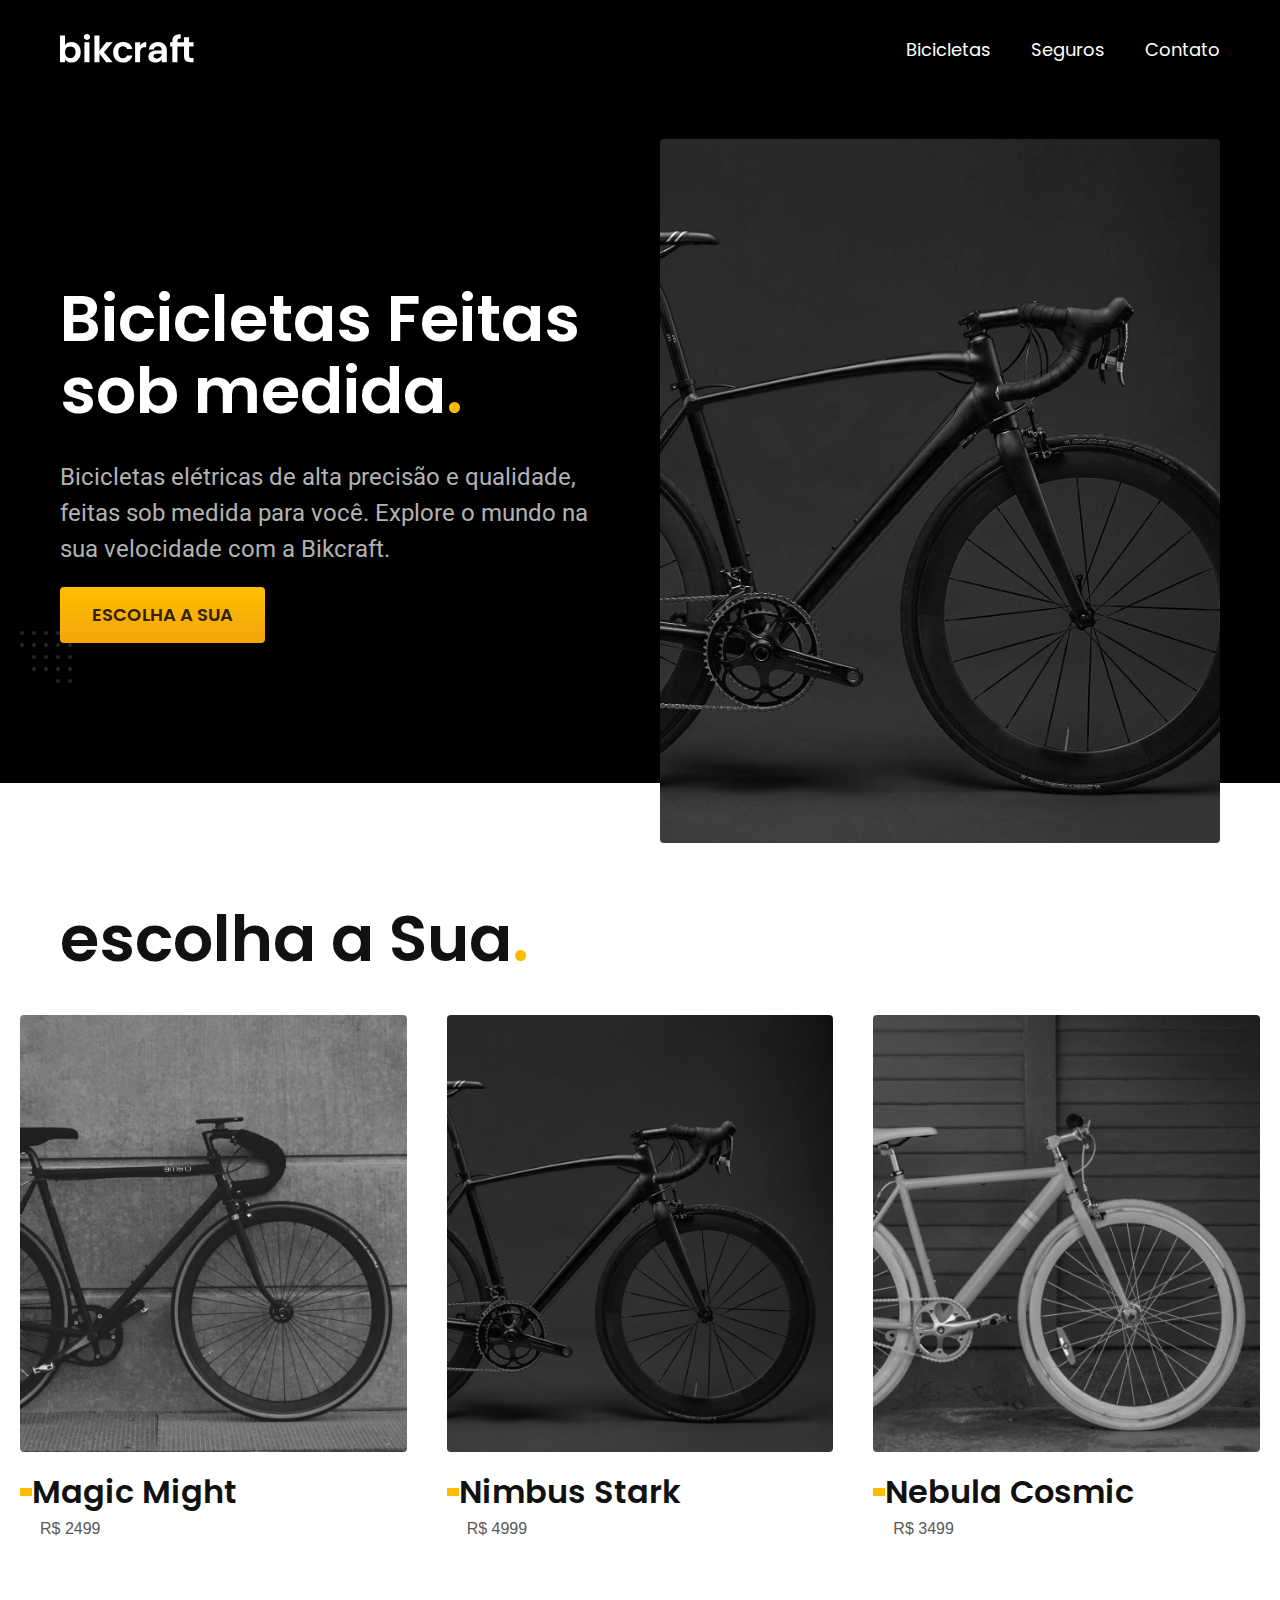
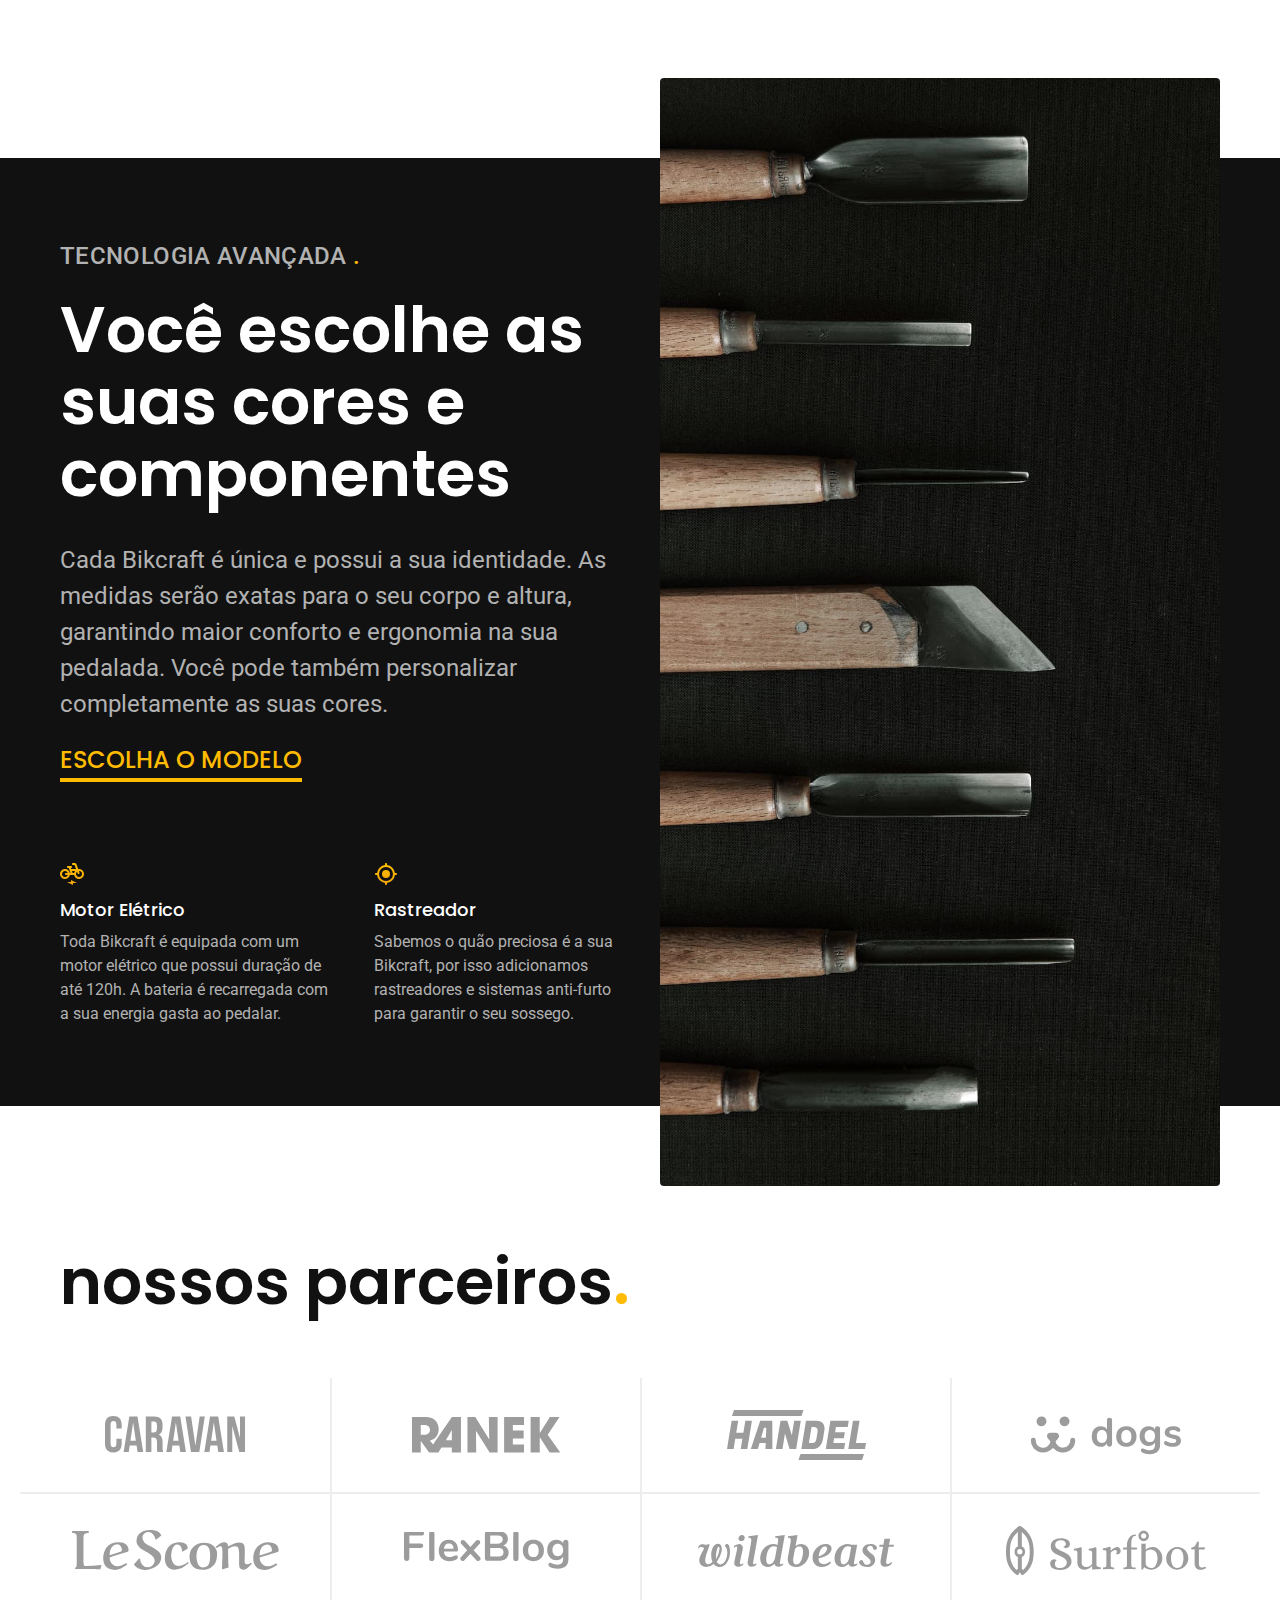
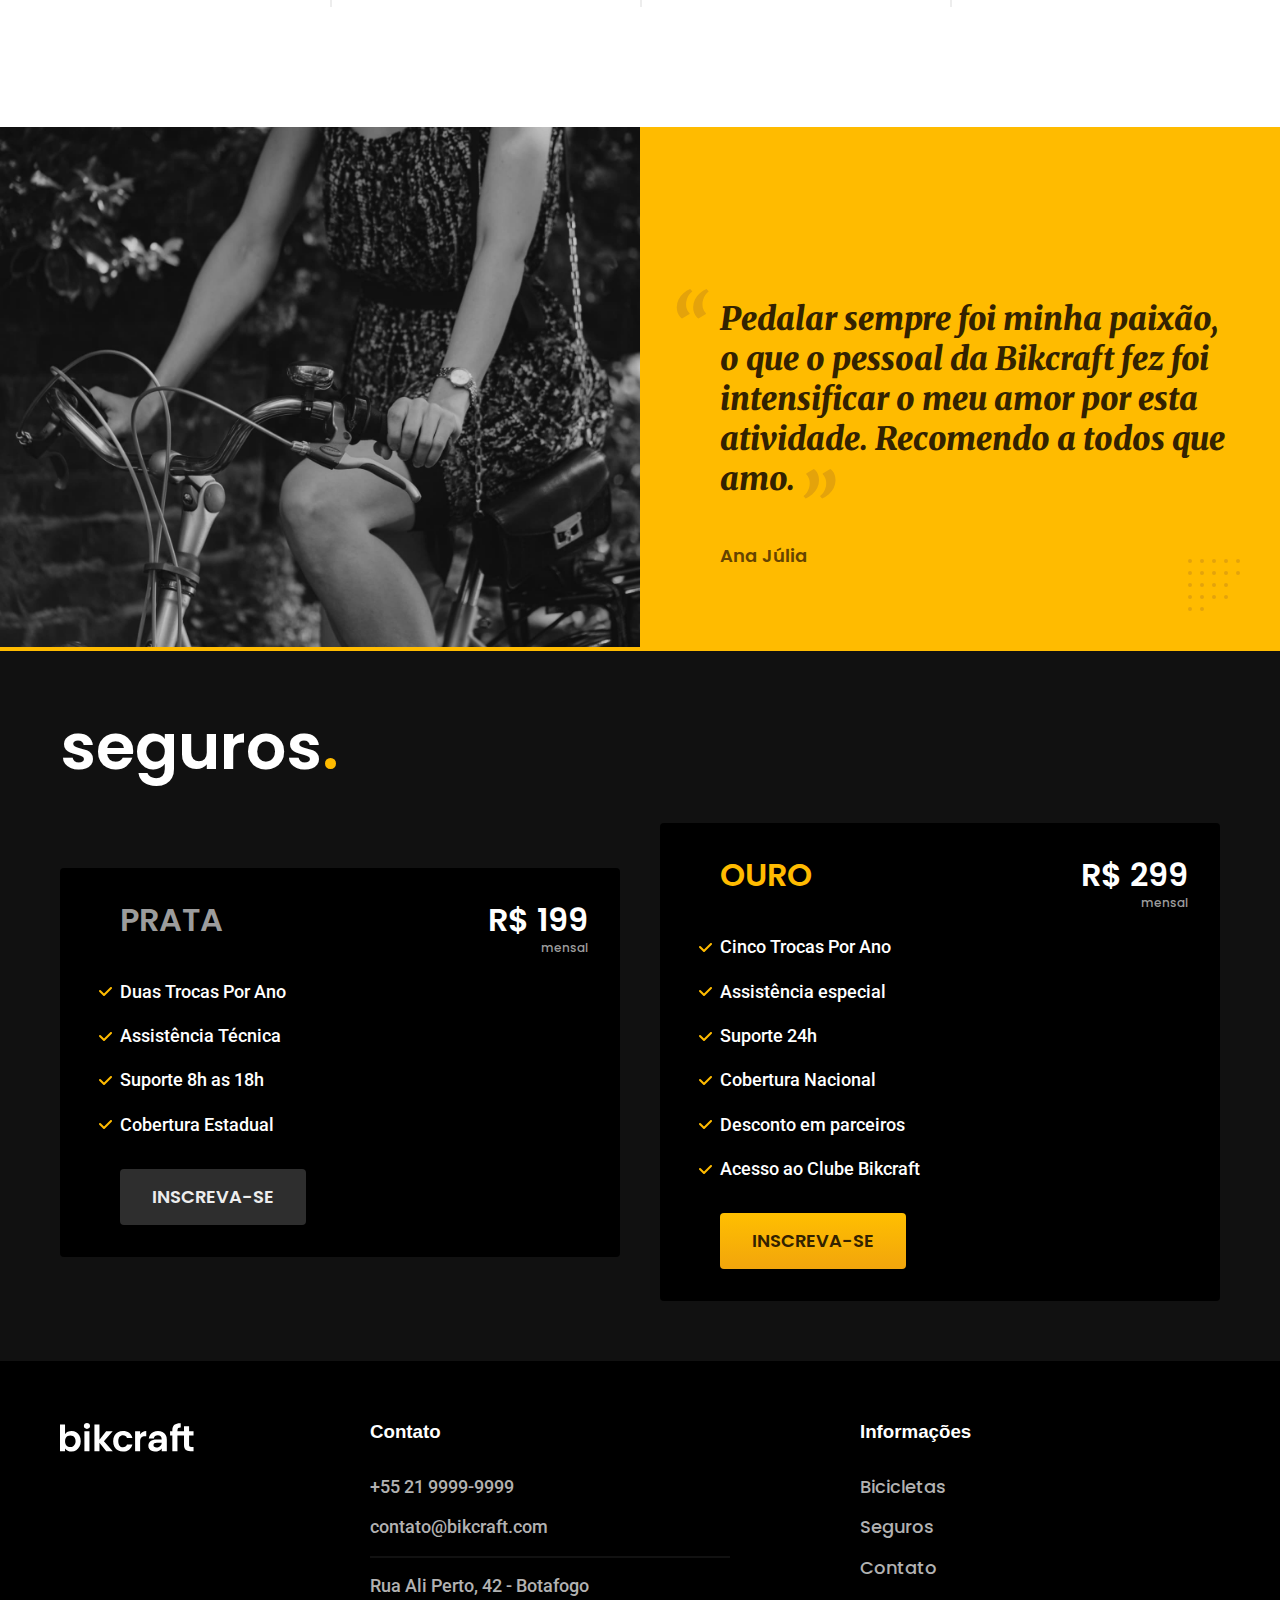
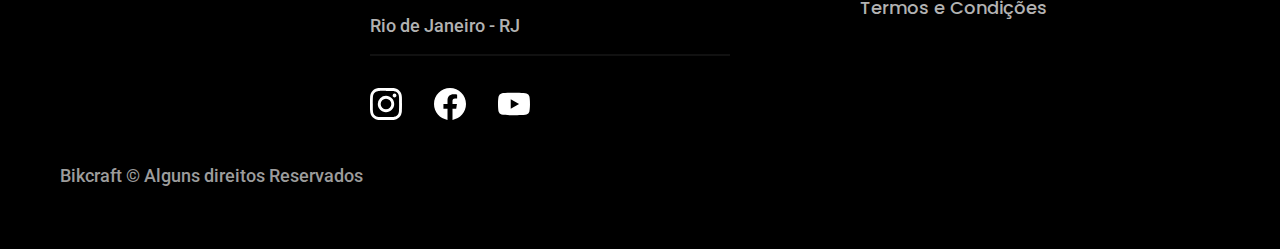
<file: index.html>
<!DOCTYPE html>
<html lang="pt-br">

<head>
    <meta charset="UTF-8">
    <meta name="viewport" content="width=device-width, initial-scale=1.0">
    <title>Bikcraft - Bicicletas Elétricas</title>
    <meta name="description" content="Bicicletas elétricas de alta precisão e qualidade, feitas sob medida para você. Explore o mundo na sua velocidade com a Bikcraft.">
    <link rel="icon" href="./img/icones/eletrica.svg" type="image/svg+xml">
    <link rel="stylesheet" href="./css/style.min.css">
    <link rel="preload" href="./css/style.min.css" as="style">
    <link rel="preconnect" href="https://fonts.googleapis.com">
    <link rel="preconnect" href="https://fonts.gstatic.com" crossorigin>
    <link href="https://fonts.googleapis.com/css2?family=Poppins:wght@400;600&family=Roboto:wght@400;500&family=Merriweather:ital,wght@1,900&display=swap" rel="stylesheet">
    <script>document.documentElement.classList.add("js");</script>
</head>

<body>
    <header class="header-bg">
        <div class="header container">
            <a href="./"><img src="./img/bikcraft.svg" width="136" height="32" alt="Bikcraft"></a>
            <nav aria-label="priamria">
                <ul class="header-menu cor-0">
                    <li><a href="./bicicletas.html">Bicicletas</a></li>
                    <li><a href="./seguros.html">Seguros</a></li>
                    <li><a href="./contato.html">Contato</a></li>
                </ul>
            </nav>
        </div>
    </header>
    <main class="introducao-bg">
        <div class="introducao container">
            <div class="introducao-conteudo">
                <h1 class="cor-0 font-1-xxl fadeInDown" data-anime="200">Bicicletas Feitas sob medida<span class="cor-p1">.</span></h1>
                <p class="font-2-l cor-5 fadeInDown" data-anime="400">Bicicletas elétricas de alta precisão e qualidade, feitas sob medida para você. Explore o mundo na sua velocidade com a Bikcraft.</p>
                <a class="botao" class="fadeInDown" data-anime="600" href="./bicicletas.html">Escolha a sua</a>
            </div>
            <picture class="fadeInDown" data-anime="600">
                <source media="(max-width:800px)" srcset="./img/bicicletas/nimbus.jpg">
                <img src="./img/fotos/introducao.jpg" width="1280" height="1600" alt="Bicicleta Elétrica preta">
            </picture>
        </div>
    </main>
    <article class="bicicletas-lista">
        <h2 class="container font-1-xxl">escolha a Sua<span class="cor-p1">.</span></h2>
        <ul>
            <li>
                <a href="./bicicletas/magic.html">
                    <img src="./img/bicicletas/magic-home.jpg" alt="Bicicleta preta">
                    <h3 class="font-1-xl">Magic Might</h3>
                    <span class="font-2m cor-8">R$ 2499</span>
                </a>
            </li>
            <li>
                <a href="./bicicletas/nimbus.html">
                    <img src="./img/bicicletas/nimbus-home.jpg" alt="Bicicleta preta">
                    <h3 class="font-1-xl">Nimbus Stark</h3>
                    <span class="font-2m cor-8">R$ 4999</span>
                </a>
            </li>
            <li>
                <a href="./bicicletas/nebula.html">
                    <img src="./img/bicicletas/nebula-home.jpg" alt="Bicicleta preta">
                    <h3 class="font-1-xl">Nebula Cosmic</h3>
                    <span class="font-2m cor-8">R$ 3499</span>
                </a>
            </li>
        </ul>
    </article>
    <article class="tecnologia-bg">
        <div class="tecnologia container">
            <div class="tecnologia-conteudo">
                <span class="font-2-l-b cor-5">Tecnologia Avançada <span class="cor-p1">.</span></span>
                <h2 class="font-1-xxl cor-0">Você escolhe as suas cores e componentes</h2>
                <p class="font-2-l cor-5">Cada Bikcraft é única e possui a sua identidade. As medidas serão exatas para o seu corpo e altura, garantindo maior conforto e ergonomia na sua pedalada. Você pode também personalizar completamente as suas cores.</p>
                <a class="link" href="./bicicletas.html">Escolha o Modelo</a>
                <div class="tecnologia-vantagens">
                    <div>
                        <img src="./img/icones/eletrica.svg" alt="">
                        <h3 class="font-1-m cor-0">Motor Elétrico</h3>
                        <p class="font-2-s cor-5">Toda Bikcraft é equipada com um motor elétrico que possui duração de até 120h. A bateria é recarregada com a sua energia gasta ao pedalar.</p>
                    </div>
                    <div>
                        <img src="./img/icones/rastreador.svg" alt="">
                        <h3 class="font-1-m cor-0">Rastreador</h3>
                        <p class="font-2-s cor-5">Sabemos o quão preciosa é a sua Bikcraft, por isso adicionamos rastreadores e sistemas anti-furto para garantir o seu sossego.</p>
                    </div>
                </div>
            </div>
            <div class="tecnologia-imagem">
                <img src="./img/fotos/tecnologia.jpg" alt="">
            </div>
        </div>
    </article>
    <section class="parceiros" aria-label="Nossos Parceiros">
        <h2 class="container font-1-xxl">nossos parceiros<span class="cor-p1">.</span></h2>
        <ul>
            <li><img src="./img/parceiros/caravan.svg" alt="caravan"></li>
            <li><img src="./img/parceiros/ranek.svg" alt="ranek"></li>
            <li><img src="./img/parceiros/handel.svg" alt="handel"></li>
            <li><img src="./img/parceiros/dogs.svg" alt="dogs"></li>
            <li><img src="./img/parceiros/lescone.svg" alt="lescone"></li>
            <li><img src="./img/parceiros/flexblog.svg" alt="flexblog"></li>
            <li><img src="./img/parceiros/wildbeast.svg" alt="wildbeast"></li>
            <li><img src="./img/parceiros/surfbot.svg" alt="surfbot"></li>
        </ul>
    </section>
    <section class="depoimento" aria-label="Depoimento">
        <div>
            <img src="./img/fotos/depoimento.jpg" alt="Pessoa pedalando uma bicicleta bikcraft">
        </div>
        <div class="depoimento-conteudo">
            <blockquote class="font-1-xl cor-p5">
                <p>Pedalar sempre foi minha paixão, o que o pessoal da Bikcraft fez foi intensificar o meu amor por esta atividade. Recomendo a todos que amo.</p>
                <span class="font-1-m-b cor-p4">Ana Júlia</span>
            </blockquote>
        </div>
    </section>
    <article class="seguros-bg">
        <div class="seguros container">
            <h2 class=" font-1-xxl cor-0">seguros<span class="cor-p1">.</span></h2>
            <div class="seguros-item">
                <h3 class="font-1-xl cor-6">PRATA</h3>
                <span class="font-1-xl cor-0">R$ 199 <span class="font-1-xs cor-6">mensal</span> </span>
                <ul class="font-2-m cor-0">
                    <li>Duas Trocas Por Ano</li>
                    <li>Assistência Técnica</li>
                    <li>Suporte 8h as 18h</li>
                    <li>Cobertura Estadual</li>
                </ul>
                <a class="botao secundario" href="/orcamento.html">Inscreva-se</a>
            </div>
            <div class="seguros-item">
                <h3 class="font-1-xl cor-p1">OURO</h3>
                <span class="font-1-xl cor-0">R$ 299 <span class="font-1-xs cor-6">mensal</span> </span>
                <ul class="font-2-m cor-0">
                    <li>Cinco Trocas Por Ano</li>
                    <li>Assistência especial</li>
                    <li>Suporte 24h</li>
                    <li>Cobertura Nacional</li>
                    <li>Desconto em parceiros</li>
                    <li>Acesso ao Clube Bikcraft</li>
                </ul>
                <a class="botao " href="/orcamento.html">Inscreva-se</a>
            </div>
        </div>
    </article>
    <footer class="footer-bg">
        <div class="footer container">
            <img src="./img/bikcraft.svg" alt="Bikcraft">
            <div class="footer-contato">
                <h3 class="font-2-1-b cor-0">Contato</h3>
                <ul class="font-2-m cor-5">
                    <li><a href="tel:+552199999999">+55 21 9999-9999</a></li>
                    <li><a href="mailto:contato@bikcraft.com">contato@bikcraft.com</a></li>
                    <li>Rua Ali Perto, 42 - Botafogo</li>
                    <li>Rio de Janeiro - RJ</li>
                </ul>

                <div class="footer-redes">
                    <a href="./">
                        <img src="./img/redes/instagram.svg" alt="Instagram">
                    </a>
                    <a href="./">
                        <img src="./img/redes/facebook.svg" alt="Facebook">
                    </a>
                    <a href="./">
                        <img src="./img/redes/youtube.svg" alt="Youtube">
                    </a>
                </div>
            </div>

            <div class="footer-informacoes">
                <h3 class="font-2-1-b cor-0">Informações</h3>
                <nav>
                    <ul class="font-1-m cor-5">
                        <li><a href="./bicicletas.html">Bicicletas</a></li>
                        <li><a href="./seguros.html">Seguros</a></li>
                        <li><a href="./contato.html">Contato</a></li>
                        <li><a href="./termos.html">Termos e Condições</a></li>
                    </ul>
                </nav>
            </div>
            <p class="footer-copy font-2-m cor-6">Bikcraft © Alguns direitos Reservados</p>

        </div>
    </footer>

    <script src="./js/plugins/simple-anime.js"></script>
    <script src="./js/script.js"></script>
</body>

</html>
</file>
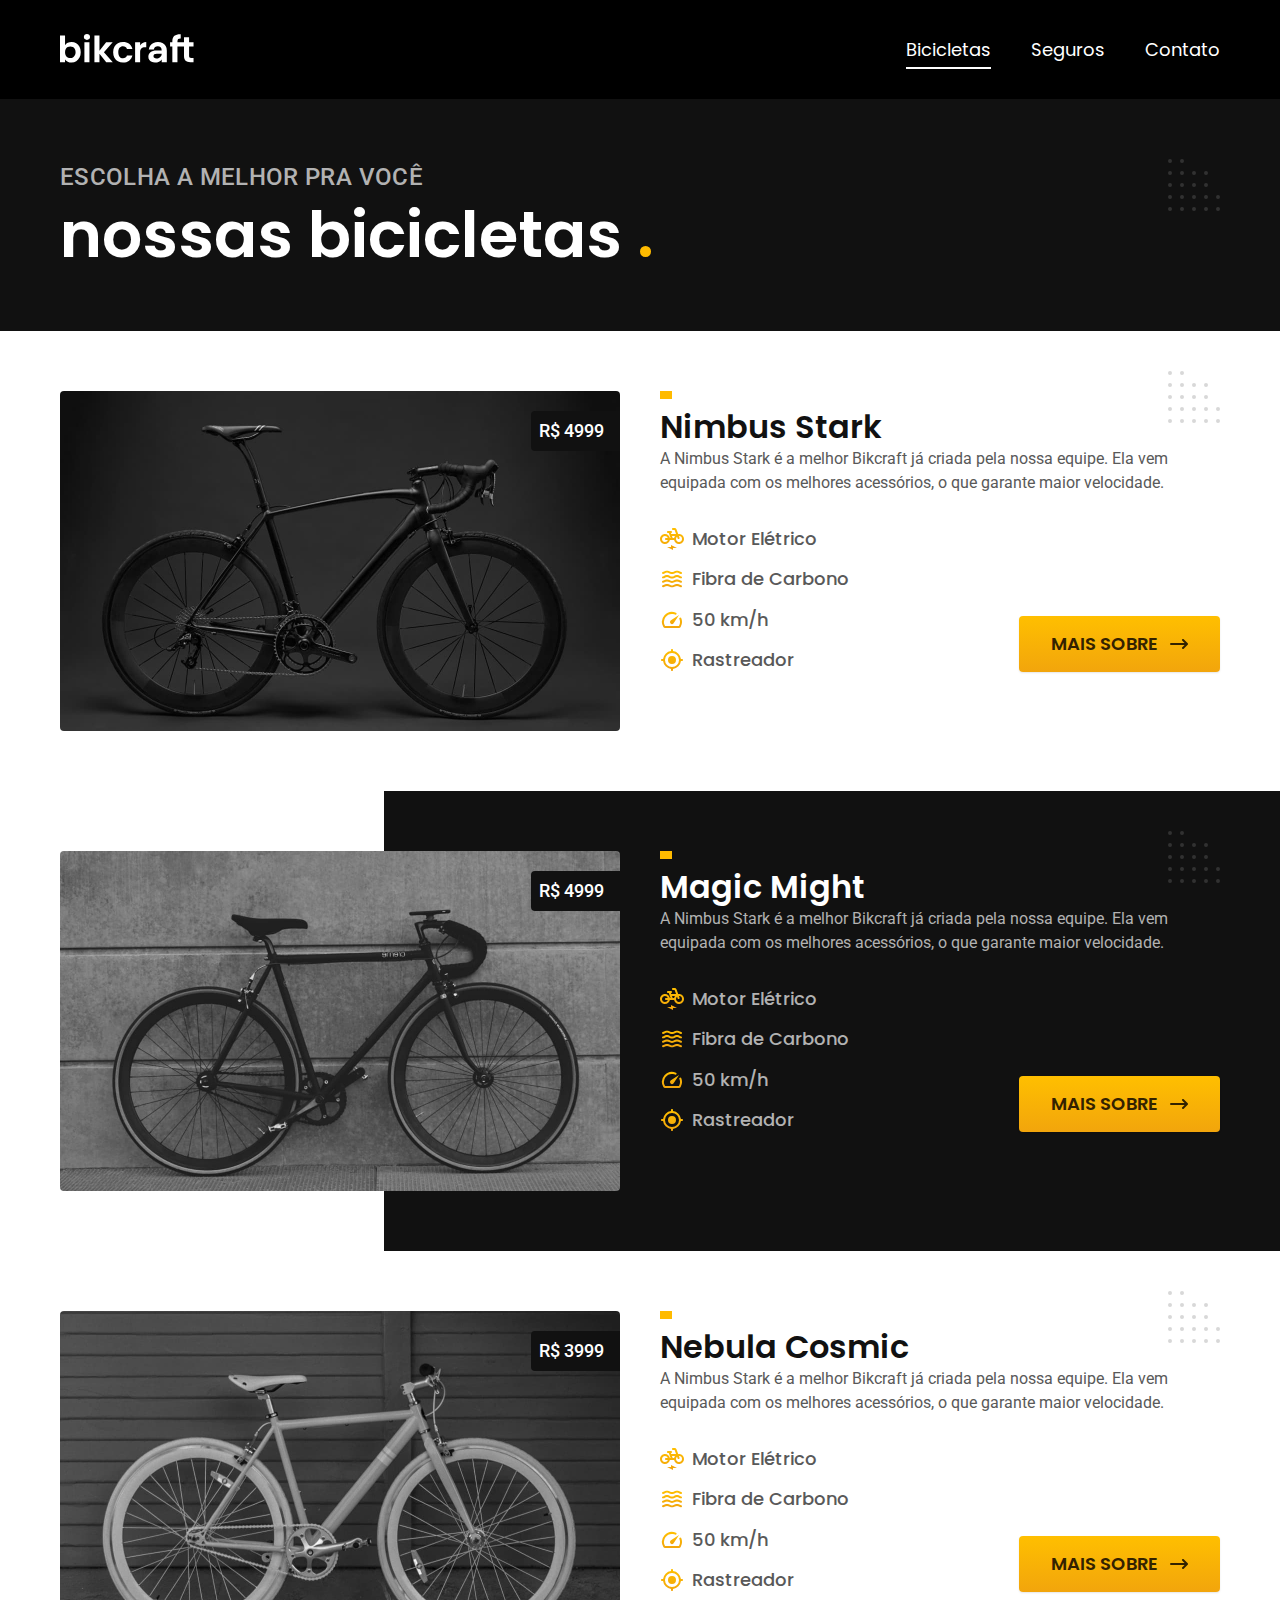
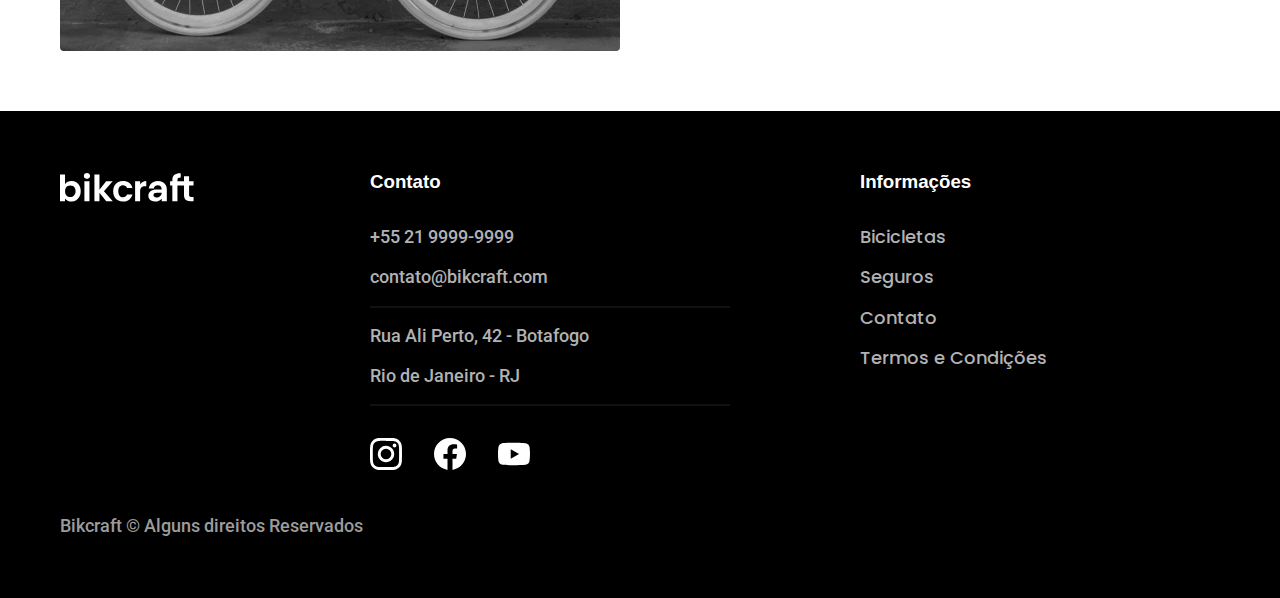
<file: bicicletas.html>
<!DOCTYPE html>
<html lang="pt-br">

<head>
    <meta charset="UTF-8">
    <meta name="viewport" content="width=device-width, initial-scale=1.0">
    <title>Bicicletas | Bikcraft</title>
    <meta name="description" content="Termos e Condições.">
    <link rel="icon" href="./img/icones/eletrica.svg" type="image/svg+xml">
    <link rel="stylesheet" href="./css/style.min.css">
    <link rel="preload" href="./css/style.min.css" as="style">
    <link rel="preconnect" href="https://fonts.googleapis.com">
    <link rel="preconnect" href="https://fonts.gstatic.com" crossorigin>
    <link href="https://fonts.googleapis.com/css2?family=Poppins:wght@400;600&family=Roboto:wght@400;500&family=Merriweather:ital,wght@1,900&display=swap" rel="stylesheet">
    <script>document.documentElement.classList.add("js");</script>
</head>

<body id="bicicletas">
    <header class="header-bg">
        <div class="header container">
            <a href="./"><img src="./img/bikcraft.svg" alt="Bikcraft"></a>
            <nav aria-label="priamria">
                <ul class="header-menu cor-0">
                    <li><a href="./bicicletas.html">Bicicletas</a></li>
                    <li><a href="./seguros.html">Seguros</a></li>
                    <li><a href="./contato.html">Contato</a></li>
                </ul>
            </nav>
        </div>
    </header>

    <main>
        <div class="titulo-bg">
            <div class="titulo container">
                <p class="font-2-l-b cor-5">escolha a melhor pra você</p>
                <h1 class="font-1-xxl cor-0">nossas bicicletas <span class="cor-p1">.</span></h1>
            </div>
        </div>
        <div class="">
            <div class="bicicletas container">
                <div class="bicicletas-imagem">
                    <img src="./img/bicicletas/nimbus.jpg" alt="Bicicleta Preta">
                    <span class="font-2-m cor-0">R$ 4999</span>
                </div>
                <div class="bicicletas-conteudo">
                    <h2 class="font-1-xl">Nimbus Stark</h2>
                    <p class="font-2-s cor-8">A Nimbus Stark é a melhor Bikcraft já criada pela nossa equipe. Ela vem equipada com os melhores acessórios, o que garante maior velocidade.</p>
                    <ul class="font-1-m cor-8">
                        <li>
                            <img src="./img/icones/eletrica.svg" alt="">
                            Motor Elétrico
                        </li>
                        <li>
                            <img src="./img/icones/carbono.svg" alt="">
                            Fibra de Carbono
                        </li>
                        <li>
                            <img src="./img/icones/velocidade.svg" alt="">
                            50 km/h
                        </li>
                        <li>
                            <img src="./img/icones/rastreador.svg" alt="">
                            Rastreador
                        </li>
                    </ul>
                    <a class="botao seta" href="./bicicletas/nimbus.html">Mais Sobre</a>
                </div>
            </div>
        </div>
        <div class="bicicletas-bg">
            <div class="bicicletas container">
                <div class="bicicletas-imagem">
                    <img src="./img/bicicletas/magic.jpg" alt="Bicicleta Preta">
                    <span class="font-2-m cor-0">R$ 4999</span>
                </div>
                <div class="bicicletas-conteudo">
                    <h2 class="font-1-xl cor-0">Magic Might</h2>
                    <p class="font-2-s cor-5">A Nimbus Stark é a melhor Bikcraft já criada pela nossa equipe. Ela vem equipada com os melhores acessórios, o que garante maior velocidade.</p>
                    <ul class="font-1-m cor-5">
                        <li>
                            <img src="./img/icones/eletrica.svg" alt="">
                            Motor Elétrico
                        </li>
                        <li>
                            <img src="./img/icones/carbono.svg" alt="">
                            Fibra de Carbono
                        </li>
                        <li>
                            <img src="./img/icones/velocidade.svg" alt="">
                            50 km/h
                        </li>
                        <li>
                            <img src="./img/icones/rastreador.svg" alt="">
                            Rastreador
                        </li>
                    </ul>
                    <a class="botao seta" href="./bicicletas/magic.html">Mais Sobre</a>
                </div>
            </div>
        </div>
        <div class="">
            <div class="bicicletas container">
                <div class="bicicletas-imagem">
                    <img src="./img/bicicletas/nebula.jpg" alt="Bicicleta Preta">
                    <span class="font-2-m cor-0">R$ 3999</span>
                </div>
                <div class="bicicletas-conteudo">
                    <h2 class="font-1-xl">Nebula Cosmic</h2>
                    <p class="font-2-s cor-8">A Nimbus Stark é a melhor Bikcraft já criada pela nossa equipe. Ela vem equipada com os melhores acessórios, o que garante maior velocidade.</p>
                    <ul class="font-1-m cor-8">
                        <li>
                            <img src="./img/icones/eletrica.svg" alt="">
                            Motor Elétrico
                        </li>
                        <li>
                            <img src="./img/icones/carbono.svg" alt="">
                            Fibra de Carbono
                        </li>
                        <li>
                            <img src="./img/icones/velocidade.svg" alt="">
                            50 km/h
                        </li>
                        <li>
                            <img src="./img/icones/rastreador.svg" alt="">
                            Rastreador
                        </li>
                    </ul>
                    <a class="botao seta" href="./bicicletas/nebula.html">Mais Sobre</a>
                </div>
            </div>
        </div>

    </main>

    <footer class="footer-bg">
        <div class="footer container">
            <img src="./img/bikcraft.svg" alt="Bikcraft">
            <div class="footer-contato">
                <h3 class="font-2-1-b cor-0">Contato</h3>
                <ul class="font-2-m cor-5">
                    <li><a href="tel:+552199999999">+55 21 9999-9999</a></li>
                    <li><a href="mailto:contato@bikcraft.com">contato@bikcraft.com</a></li>
                    <li>Rua Ali Perto, 42 - Botafogo</li>
                    <li>Rio de Janeiro - RJ</li>
                </ul>

                <div class="footer-redes">
                    <a href="./">
                        <img src="./img/redes/instagram.svg" alt="Instagram">
                    </a>
                    <a href="./">
                        <img src="./img/redes/facebook.svg" alt="Facebook">
                    </a>
                    <a href="./">
                        <img src="./img/redes/youtube.svg" alt="Youtube">
                    </a>
                </div>
            </div>

            <div class="footer-informacoes">
                <h3 class="font-2-1-b cor-0">Informações</h3>
                <nav>
                    <ul class="font-1-m cor-5">
                        <li><a href="./bicicletas.html">Bicicletas</a></li>
                        <li><a href="./seguros.html">Seguros</a></li>
                        <li><a href="./contato.html">Contato</a></li>
                        <li><a href="./termos.html">Termos e Condições</a></li>
                    </ul>
                </nav>
            </div>
            <p class="footer-copy font-2-m cor-6">Bikcraft © Alguns direitos Reservados</p>

        </div>
    </footer>
    <script src="./js/script.js"></script>
</body>

</html>
</file>
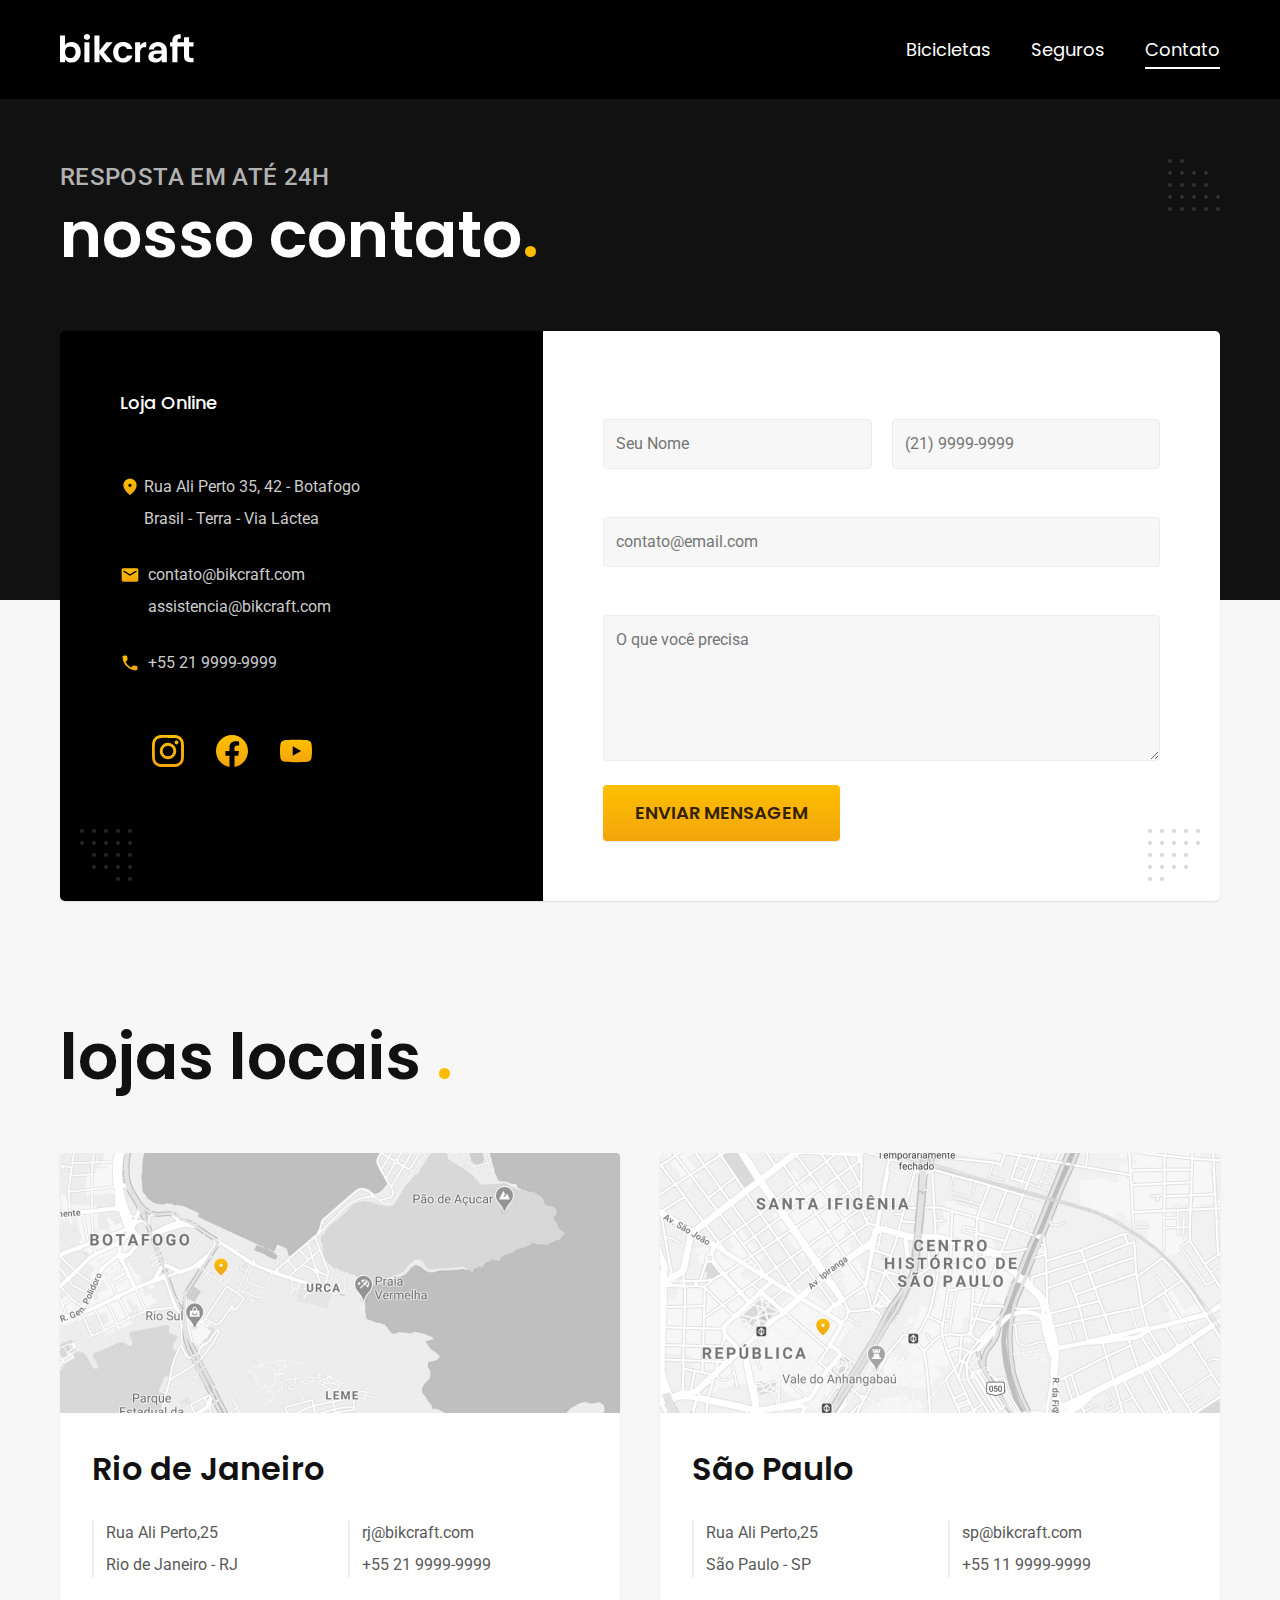
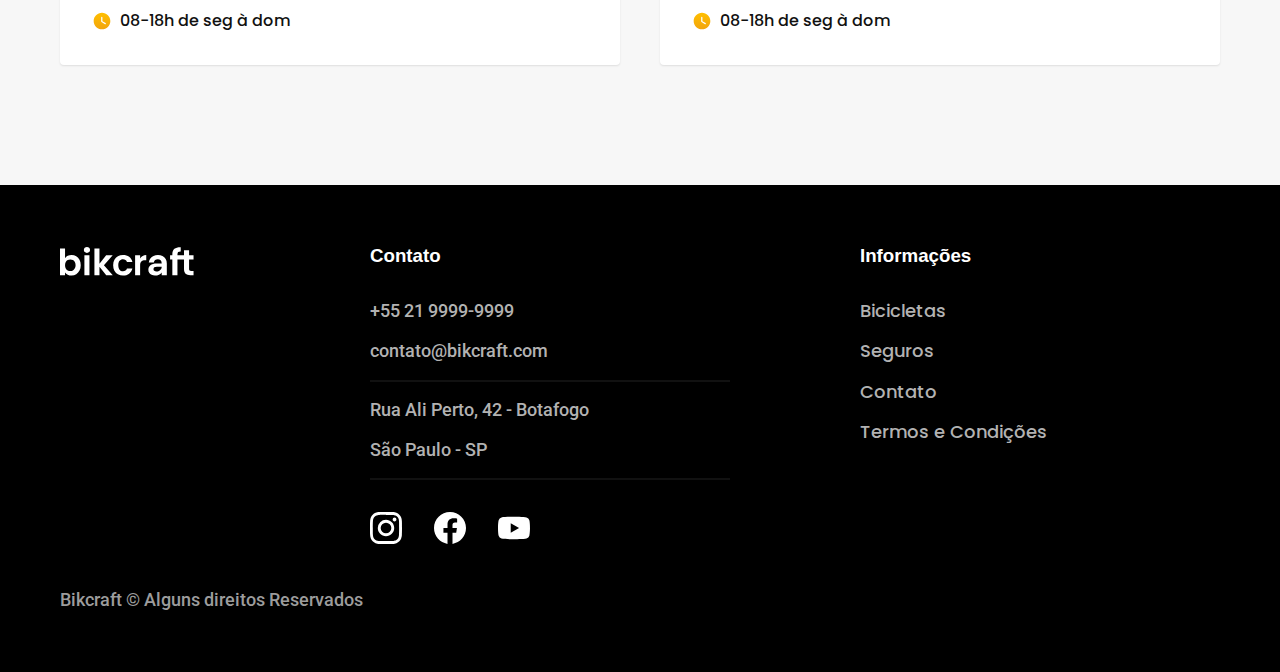
<file: contato.html>
<!DOCTYPE html>
<html lang="pt-br">

<head>
    <meta charset="UTF-8">
    <meta name="viewport" content="width=device-width, initial-scale=1.0">
    <title>Contato | Bikcraft</title>
    <meta name="description" content="Termos e Condições.">
    <link rel="icon" href="./img/icones/eletrica.svg" type="image/svg+xml">
    <link rel="stylesheet" href="./css/style.min.css">
    <link rel="preload" href="./css/style.min.css" as="style">
    <link rel="preconnect" href="https://fonts.googleapis.com">
    <link rel="preconnect" href="https://fonts.gstatic.com" crossorigin>
    <link href="https://fonts.googleapis.com/css2?family=Poppins:wght@400;600&family=Roboto:wght@400;500&family=Merriweather:ital,wght@1,900&display=swap" rel="stylesheet">
    <script>document.documentElement.classList.add("js");</script>
</head>

<body id="contato">
    <header class="header-bg">
        <div class="header container">
            <a href="./"><img src="./img/bikcraft.svg" alt="Bikcraft"></a>
            <nav aria-label="priamria">
                <ul class="header-menu cor-0">
                    <li><a href="./bicicletas.html">Bicicletas</a></li>
                    <li><a href="./seguros.html">Seguros</a></li>
                    <li><a href="./contato.html">Contato</a></li>
                </ul>
            </nav>
        </div>
    </header>

    <main>
        <div class="titulo-bg">
            <div class="titulo container">
                <p class="font-2-l-b cor-5">Resposta em até 24h</p>
                <h1 class="font-1-xxl cor-0">nosso contato<span class="cor-p1">.</span></h1>
            </div>
        </div>
        <div class="contato container">
            <section class="contato-dados" aria-label="Endereço">
                <h2 class="font-1-m cor-0">Loja Online</h2>
                <div class="contato-endereco font-2-s cor-4">
                    <p>Rua Ali Perto 35, 42 - Botafogo</p>
                    <p>Brasil - Terra - Via Láctea</p>
                </div>
                <address class="contato-meios font-2-s cor-4">
                    <a href="mailto:contato@bikcraft.com">contato@bikcraft.com</a>
                    <a href="mailto:assistencia@bikcraft.com">assistencia@bikcraft.com</a>
                    <a href="tel:+552199999999">+55 21 9999-9999</a>
                </address>
                <div class="contato-redes">
                    <a href="./">
                        <img src="./img/redes/instagram-p.svg" alt="Instagram">
                    </a>
                    <a href="./">
                        <img src="./img/redes/facebook-p.svg" alt="Facebook">
                    </a>
                    <a href="./">
                        <img src="./img/redes/youtube-p.svg" alt="Youtube">
                    </a>
                </div>
            </section>
            <section class="contato-formulario" aria-label="Formulário">
                <form class="form" action="./contato.html">
                    <div>
                        <label for="nome">Nome</label>
                        <input type="text" id="nome" name="nome" placeholder="Seu Nome">
                    </div>
                    <div>
                        <label for="telefone">Telefone</label>
                        <input type="text" id="telefone" name="telefone" placeholder="(21) 9999-9999">
                    </div>
                    <div class="col-2">
                        <label for="email">Email</label>
                        <input type="email" id="email" name="email" placeholder="contato@email.com">
                    </div>
                    <div class="col-2">
                        <label for="email">Mensagem</label>
                        <textarea rows="5" type="text" id="mensagem" name="mensagem" placeholder="O que você precisa"></textarea>
                    </div>
                    <button class="botao col-2">Enviar Mensagem</button>
                </form>
            </section>
        </div>
    </main>

    <article class="lojas container">
        <h2 class="font-1-xxl">lojas locais <span class="cor-p1">.</span> </h2>
        <div class="lojas-item">
            <img src="./img/lojas/rj.jpg" alt="mapa marcando o endereço em Rua Ali Perto,25 - Rio de Janeiro - RJ">
            <div class="lojas-conteudo">
                <h3 class="font-1-xl">Rio de Janeiro</h3>
                <div class="lojas-dados font-2-s cor-8">
                    <p>Rua Ali Perto,25</p>
                    <p>Rio de Janeiro - RJ</p>
                </div>
                <div class="lojas-dados font-2-s cor-8">
                    <a href="mailto:rj@bikcraft.com">rj@bikcraft.com</a>
                    <a href="tel:+552199999999">+55 21 9999-9999</a>
                </div>
                <p class="lojas-tempo font-1-s"><img src="./img/icones/horario.svg" alt=""> 08-18h de seg à dom</p>
            </div>
        </div>

        <div class="lojas-item">
            <img src="./img/lojas/sp.jpg" alt="mapa marcando o endereço em Rua Ali Perto,25 - São Paulo - SP">
            <div class="lojas-conteudo">
                <h3 class="font-1-xl">São Paulo</h3>
                <div class="lojas-dados font-2-s cor-8">
                    <p>Rua Ali Perto,25</p>
                    <p>São Paulo - SP</p>
                </div>
                <div class="lojas-dados font-2-s cor-8">
                    <a href="mailto:sp@bikcraft.com">sp@bikcraft.com</a>
                    <a href="tel:+551199999999">+55 11 9999-9999</a>
                </div>
                <p class="lojas-tempo font-1-s"><img src="./img/icones/horario.svg" alt=""> 08-18h de seg à dom</p>
            </div>
    </article>

    <footer class="footer-bg">
        <div class="footer container">
            <img src="./img/bikcraft.svg" alt="Bikcraft">
            <div class="footer-contato">
                <h3 class="font-2-1-b cor-0">Contato</h3>
                <ul class="font-2-m cor-5">
                    <li><a href="tel:+551199999999">+55 21 9999-9999</a></li>
                    <li><a href="mailto:contato@bikcraft.com">contato@bikcraft.com</a></li>
                    <li>Rua Ali Perto, 42 - Botafogo</li>
                    <li>São Paulo - SP</li>
                </ul>

                <div class="footer-redes">
                    <a href="./">
                        <img src="./img/redes/instagram.svg" alt="Instagram">
                    </a>
                    <a href="./">
                        <img src="./img/redes/facebook.svg" alt="Facebook">
                    </a>
                    <a href="./">
                        <img src="./img/redes/youtube.svg" alt="Youtube">
                    </a>
                </div>
            </div>

            <div class="footer-informacoes">
                <h3 class="font-2-1-b cor-0">Informações</h3>
                <nav>
                    <ul class="font-1-m cor-5">
                        <li><a href="./bicicletas.html">Bicicletas</a></li>
                        <li><a href="./seguros.html">Seguros</a></li>
                        <li><a href="./contato.html">Contato</a></li>
                        <li><a href="./termos.html">Termos e Condições</a></li>
                    </ul>
                </nav>
            </div>
            <p class="footer-copy font-2-m cor-6">Bikcraft © Alguns direitos Reservados</p>

        </div>
    </footer>
    <script src="./js/script.js"></script>
</body>

</html>
</file>
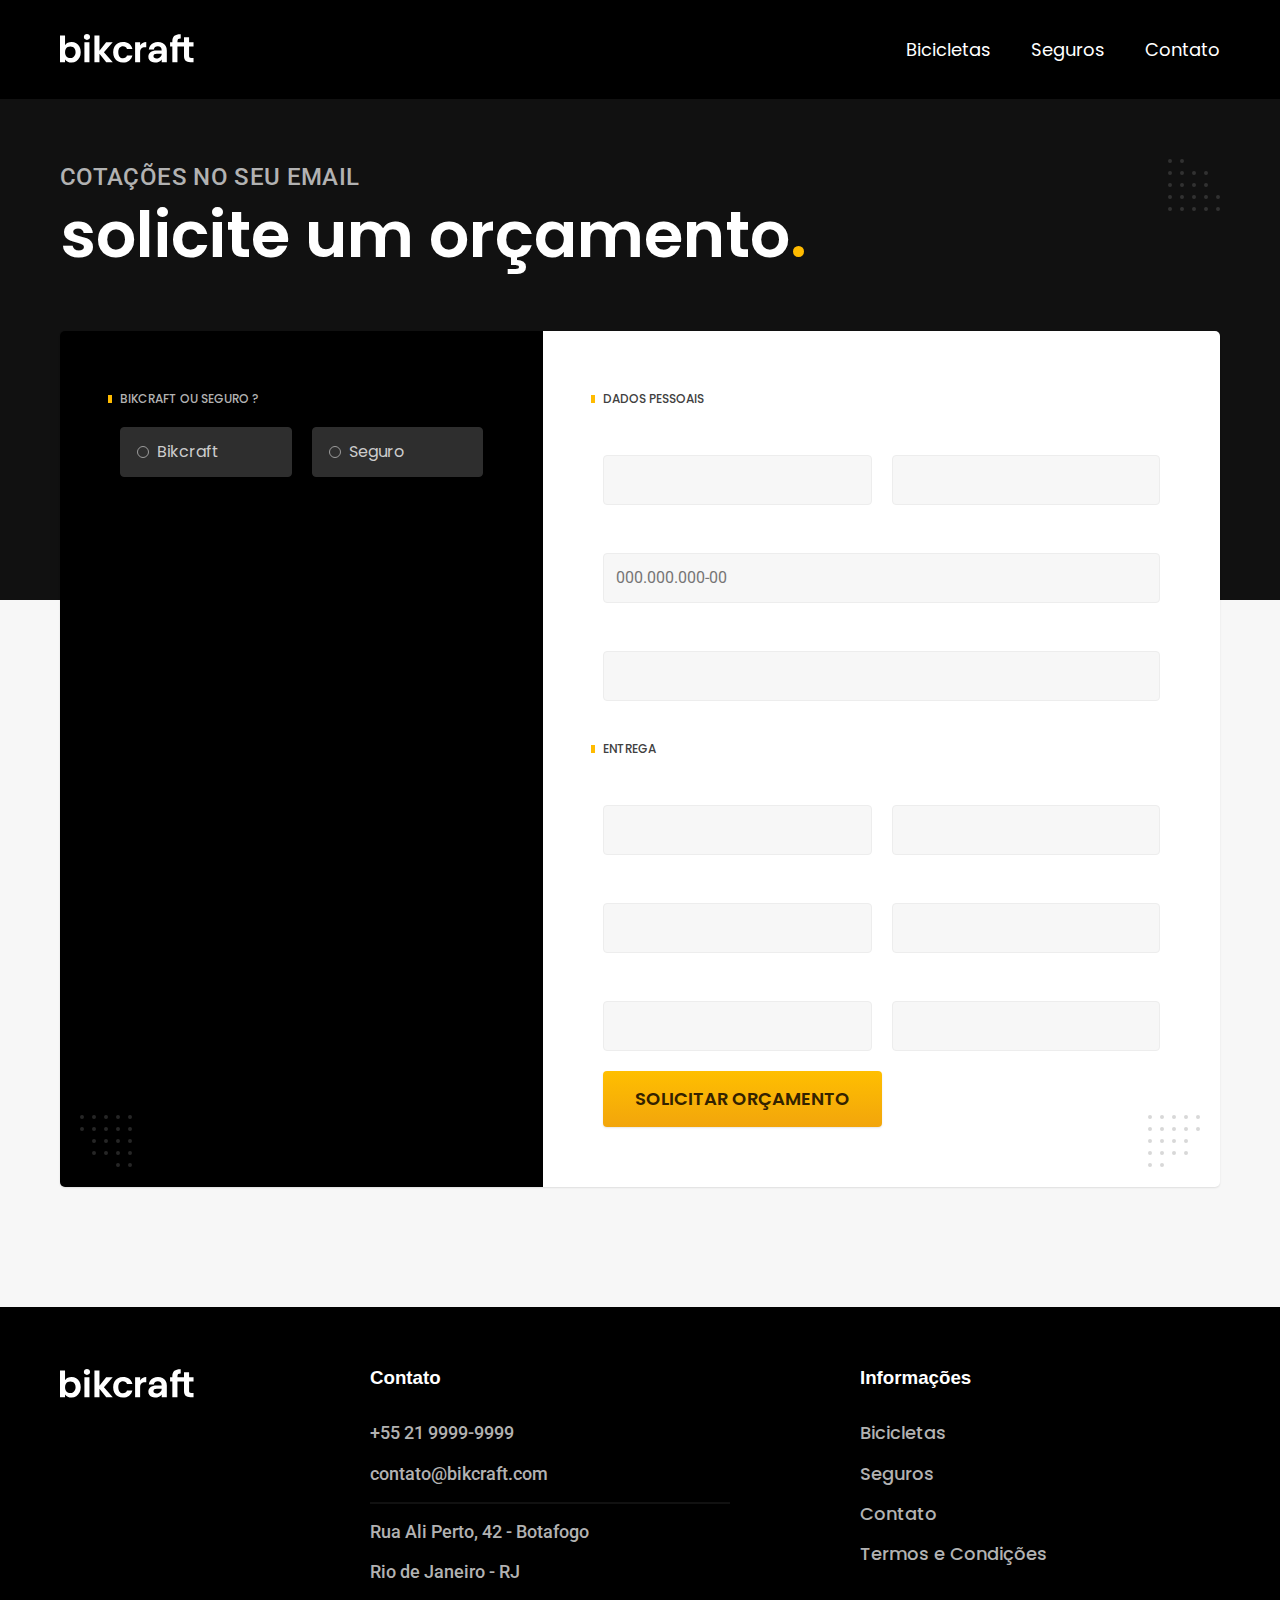
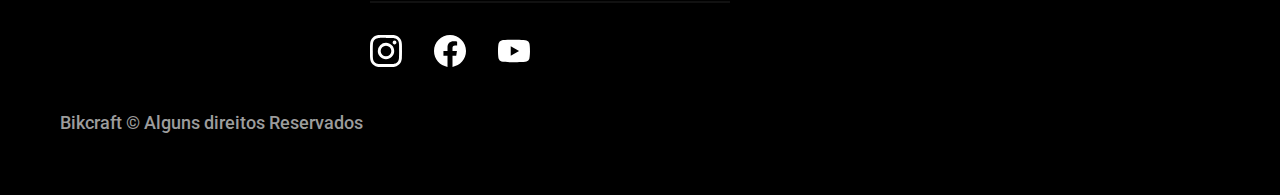
<file: orcamento.html>
<!DOCTYPE html>
<html lang="pt-br">

<head>
    <meta charset="UTF-8">
    <meta name="viewport" content="width=device-width, initial-scale=1.0">
    <title>Termos e Codições | Bikcraft</title>
    <meta name="description" content="Termos e Condições.">
    <link rel="icon" href="./img/icones/eletrica.svg" type="image/svg+xml">
    <link rel="stylesheet" href="./css/style.min.css">
    <link rel="preload" href="./css/style.min.css" as="style">
    <link rel="preconnect" href="https://fonts.googleapis.com">
    <link rel="preconnect" href="https://fonts.gstatic.com" crossorigin>
    <link href="https://fonts.googleapis.com/css2?family=Poppins:wght@400;600&family=Roboto:wght@400;500&family=Merriweather:ital,wght@1,900&display=swap" rel="stylesheet">
    <script>document.documentElement.classList.add("js");</script>
</head>

<body id="orcamento">
    <header class="header-bg">
        <div class="header container">
            <a href="./"><img src="./img/bikcraft.svg" alt="Bikcraft"></a>
            <nav aria-label="priamria">
                <ul class="header-menu cor-0">
                    <li><a href="./bicicletas.html">Bicicletas</a></li>
                    <li><a href="./seguros.html">Seguros</a></li>
                    <li><a href="./contato.html">Contato</a></li>
                </ul>
            </nav>
        </div>
    </header>

    <main>
        <div class="titulo-bg">
            <div class="titulo container">
                <p class="font-2-l-b cor-5">Cotações no seu email</p>
                <h1 class="font-1-xxl cor-0">solicite um orçamento<span class="cor-p1">.</span></h1>
            </div>
        </div>
        <form class="orcamento container" action="./">
            <div class="orcamento-produto">
                <h2 class="font-1-xs cor-5">Bikcraft ou Seguro ?</h2>
                <input type="radio" name="tipo" value="bikcraft" id="bikcraft">
                <label for="bikcraft">Bikcraft</label>

                <input type="radio" name="tipo" value="seguro" id="seguro">
                <label for="seguro">Seguro</label>
                <div class="orcamento-conteudo" id="orcamento-bikcraft">
                    <h2 class="font-1-xs cor-5">Escolha a Sua</h2>
                    <input type="radio" name="produto" value="nimbus" id="nimbus">
                    <label for="nimbus">Nimbus Stark <span>R$ 4999</span></label>
                    <div class="orcamento-detalhes">
                        <ul class="font-1-xs cor-8">
                            <li><img src="./img/icones/eletrica.svg" alt="">Motor Elétrico</li>
                            <li><img src="./img/icones/carbono.svg" alt="">Fibra de Carbono</li>
                            <li><img src="./img/icones/velocidade.svg" alt="">50 Km/h</li>
                            <li><img src="./img/icones/rastreador.svg" alt="">Rastreador</li>
                        </ul>
                        <img src="./img/bicicletas/nimbus.jpg" alt="Bicicleta Preta">
                    </div>


                    <input type="radio" name="produto" value="magic" id="magic">
                    <label for="magic">Magic Might <span>R$ 2499</span></label>
                    <div class="orcamento-detalhes">
                        <ul class="font-1-xs cor-8">
                            <li><img src="./img/icones/eletrica.svg" alt="">Motor Elétrico</li>
                            <li><img src="./img/icones/carbono.svg" alt="">Fibra de Carbono</li>
                            <li><img src="./img/icones/velocidade.svg" alt="">45 Km/h</li>
                            <li><img src="./img/icones/rastreador.svg" alt="">Rastreador</li>
                        </ul>
                        <img src="./img/bicicletas/magic.jpg" alt="Bicicleta Branca">
                    </div>
                    <input type="radio" name="produto" value="nebula" id="nebula">
                    <label for="nebula">Nebula Cosmic <span>R$ 3999</span> </label>
                    <div class="orcamento-detalhes">
                        <ul class="font-1-xs cor-8">
                            <li><img src="./img/icones/eletrica.svg" alt="">Motor Elétrico</li>
                            <li><img src="./img/icones/carbono.svg" alt="">Fibra de Carbono</li>
                            <li><img src="./img/icones/velocidade.svg" alt="">40 Km/h</li>
                            <li><img src="./img/icones/rastreador.svg" alt="">Rastreador</li>
                        </ul>
                        <img src="./img/bicicletas/nebula.jpg" alt="Bicicleta Preta">
                    </div>
                </div>
                <div class="orcamento-conteudo" id="orcamento-seguro">
                    <h2 class="font-1-xs cor-5">Escolha o plano</h2>
                    <input type="radio" name="produto" value="prata" id="prata">
                    <label for="prata">Prata<span>R$ 199</span></label>
                    <input type="radio" name="produto" value="ouro" id="ouro">
                    <label for="ouro">Ouro<span>R$ 299</span></label>

                </div>
            </div>
            <div class="orcamento-dados form">
                <h2 class="font-1-xs cor-9 col-2">Dados Pessoais</h2>
                <div>
                    <label for="nome">Nome</label>
                    <input type="text" id="nome" name="nome">
                </div>
                <div>
                    <label for="sobrenome">Sobrenome</label>
                    <input type="text" id="sobrenome" name="sobrenome">
                </div>
                <div class="col-2">
                    <label for="cpf">CPF</label>
                    <input type="text" id="cpf" name="cpf" placeholder="000.000.000-00">
                </div>
                <div class="col-2">
                    <label for="email">Email</label>
                    <input type="text" id="email" name="email">
                </div>
                <h2 class="font-1-xs cor-9 col-2">Entrega</h2>
                <div>
                    <label for="cep">CEP</label>
                    <input type="text" id="cep" name="cep">
                </div>
                <div>
                    <label for="numero">Número</label>
                    <input type="text" id="numero" name="numero">
                </div>
                <div>
                    <label for="logradouro">Logradouro</label>
                    <input type="text" id="logradouro" name="logradouro">
                </div>
                <div>
                    <label for="bairro">Bairro</label>
                    <input type="text" id="bairro" name="bairro">
                </div>
                <div>
                    <label for="cidade">Cidade</label>
                    <input type="text" id="cidade" name="cidade">
                </div>
                <div>
                    <label for="estado">Estado</label>
                    <input type="text" id="estado" name="estado">
                </div>
                <button class="botao col-2">Solicitar Orçamento</button>
            </div>
        </form>
    </main>

    <footer class="footer-bg">
        <div class="footer container">
            <img src="./img/bikcraft.svg" alt="Bikcraft">
            <div class="footer-contato">
                <h3 class="font-2-1-b cor-0">Contato</h3>
                <ul class="font-2-m cor-5">
                    <li><a href="tel:+552199999999">+55 21 9999-9999</a></li>
                    <li><a href="mailto:contato@bikcraft.com">contato@bikcraft.com</a></li>
                    <li>Rua Ali Perto, 42 - Botafogo</li>
                    <li>Rio de Janeiro - RJ</li>
                </ul>

                <div class="footer-redes">
                    <a href="./">
                        <img src="./img/redes/instagram.svg" alt="Instagram">
                    </a>
                    <a href="./">
                        <img src="./img/redes/facebook.svg" alt="Facebook">
                    </a>
                    <a href="./">
                        <img src="./img/redes/youtube.svg" alt="Youtube">
                    </a>
                </div>
            </div>

            <div class="footer-informacoes">
                <h3 class="font-2-1-b cor-0">Informações</h3>
                <nav>
                    <ul class="font-1-m cor-5">
                        <li><a href="./bicicletas.html">Bicicletas</a></li>
                        <li><a href="./seguros.html">Seguros</a></li>
                        <li><a href="./contato.html">Contato</a></li>
                        <li><a href="./termos.html">Termos e Condições</a></li>
                    </ul>
                </nav>
            </div>
            <p class="footer-copy font-2-m cor-6">Bikcraft © Alguns direitos Reservados</p>

        </div>
    </footer>
    <script src="./js/script.js"></script>
</body>

</html>
</file>
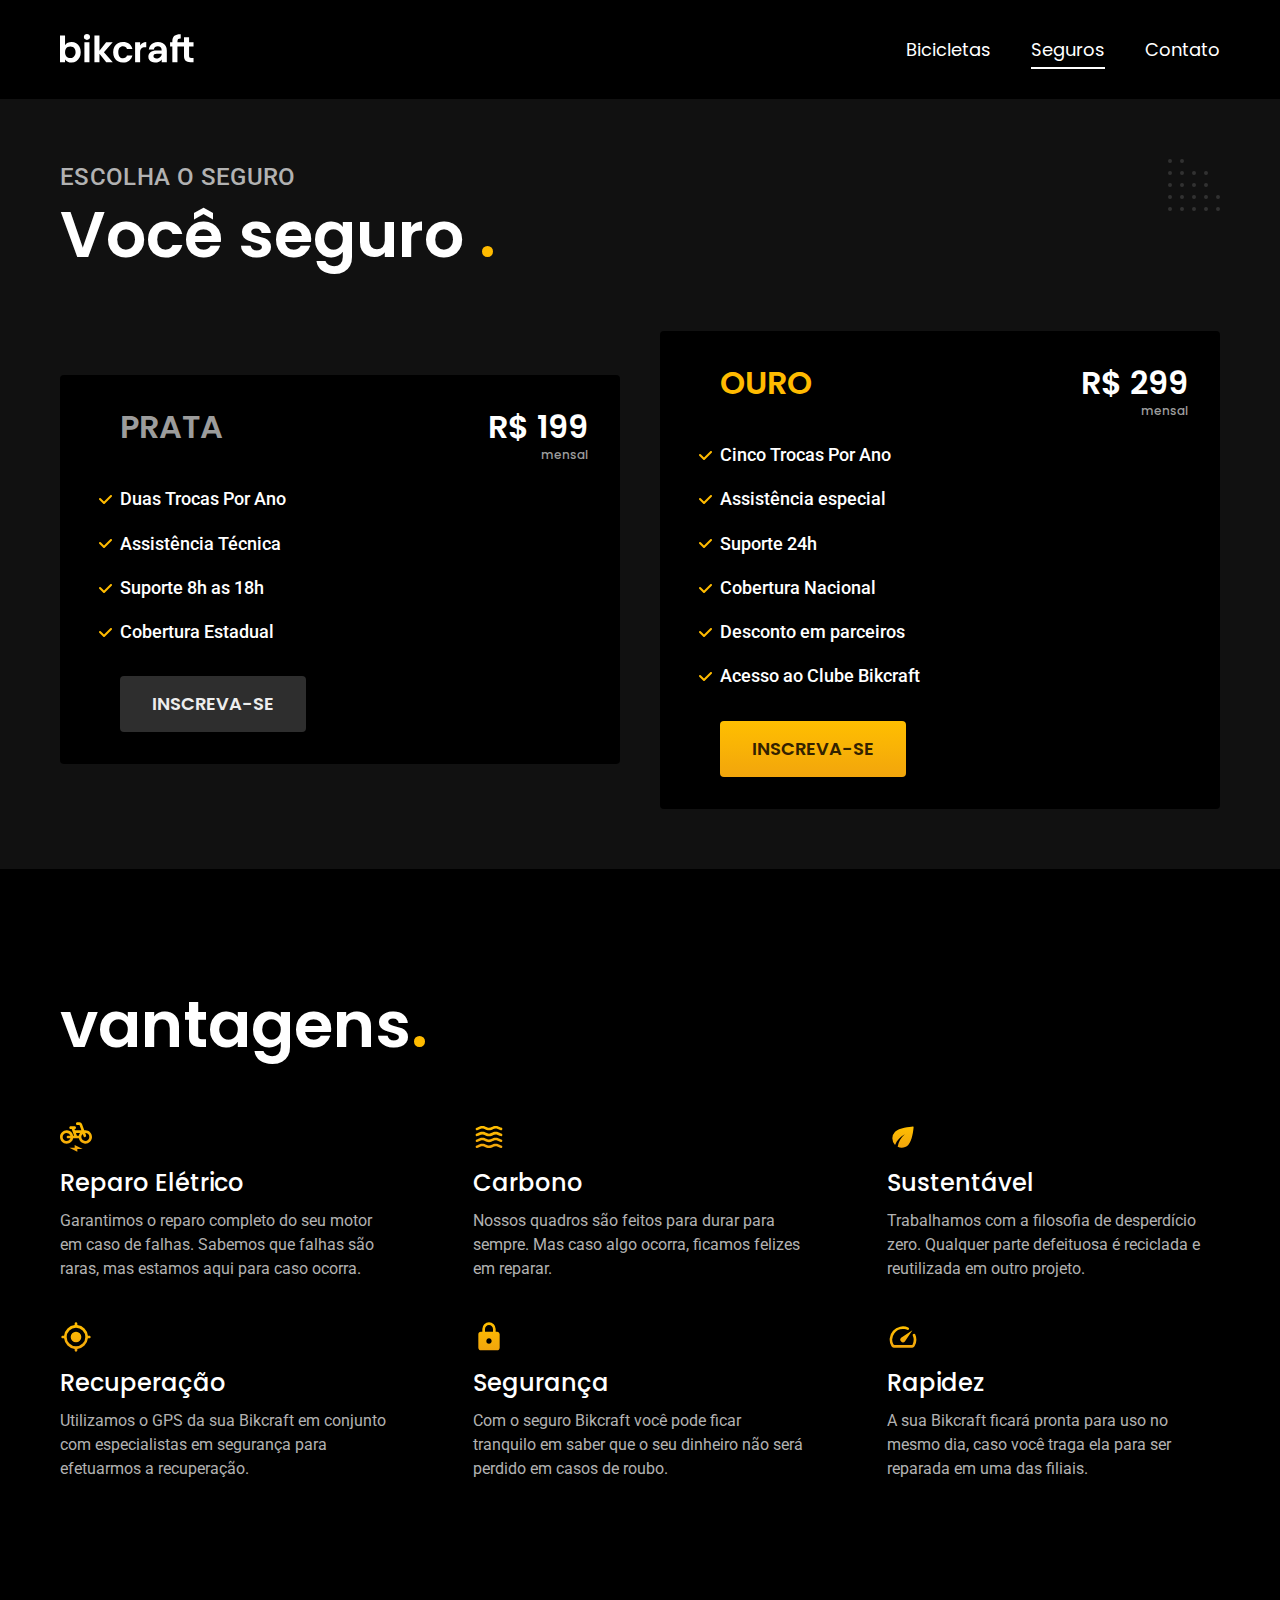
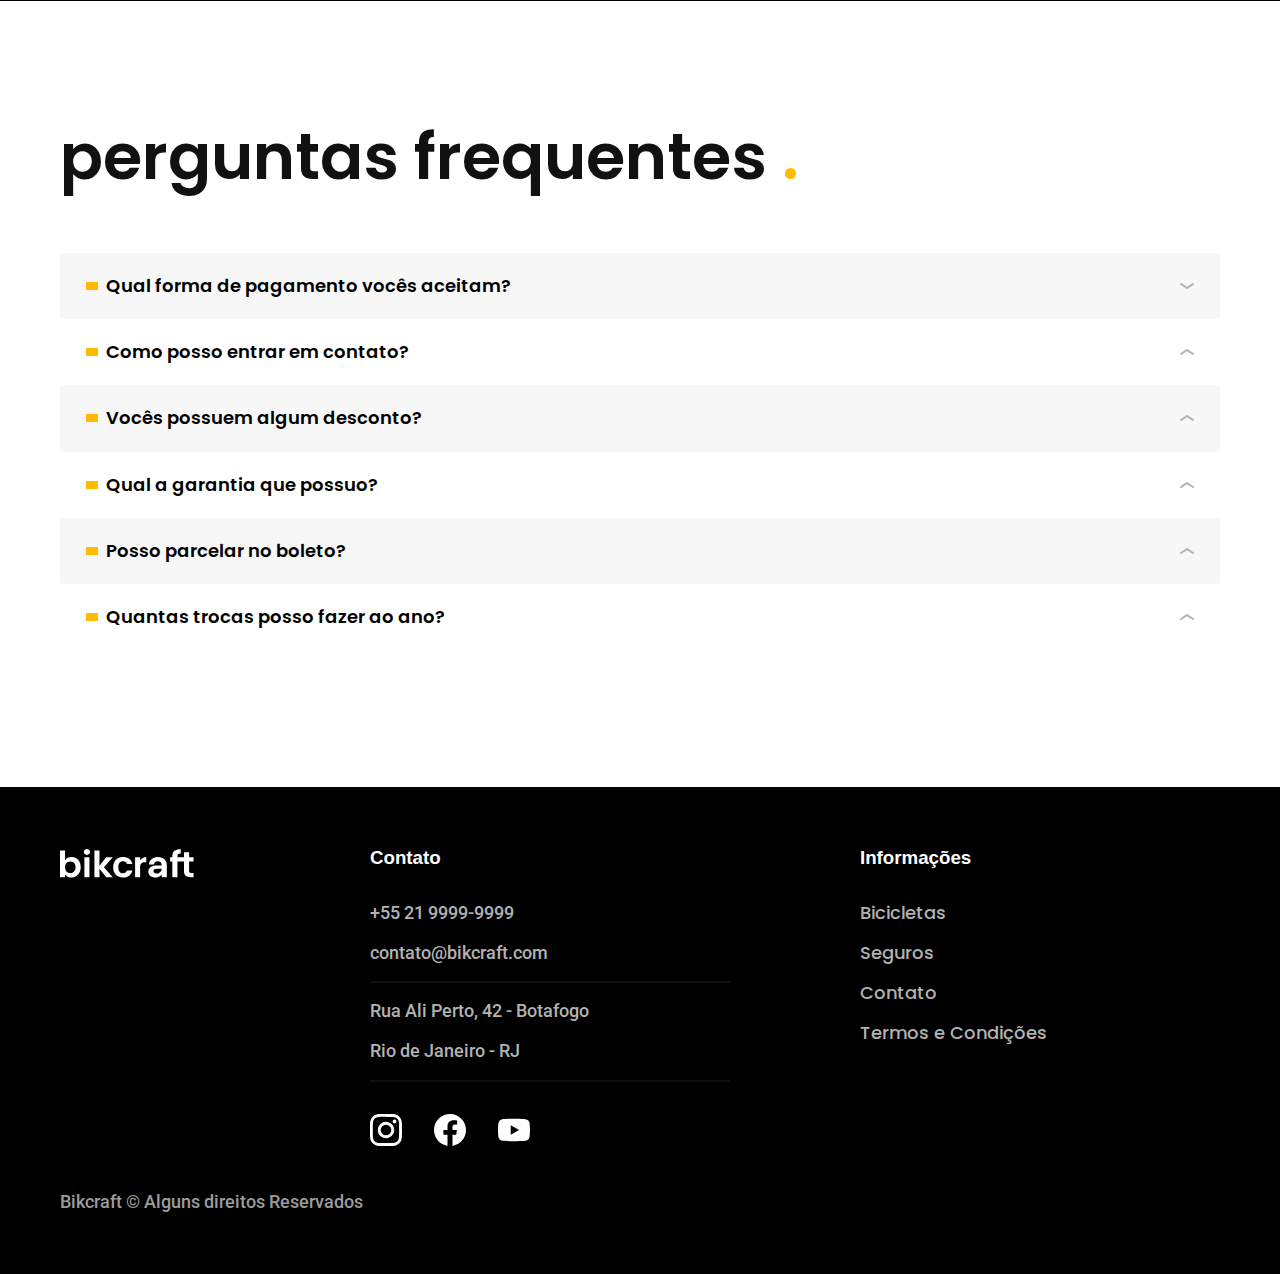
<file: seguros.html>
<!DOCTYPE html>
<html lang="pt-br">

<head>
    <meta charset="UTF-8">
    <meta name="viewport" content="width=device-width, initial-scale=1.0">
    <title>Seguros | Bikcraft</title>
    <meta name="description" content="Termos e Condições.">
    <link rel="icon" href="./img/icones/eletrica.svg" type="image/svg+xml">
    <link rel="stylesheet" href="./css/style.min.css">
    <link rel="preload" href="./css/style.min.css" as="style">
    <link rel="preconnect" href="https://fonts.googleapis.com">
    <link rel="preconnect" href="https://fonts.gstatic.com" crossorigin>
    <link href="https://fonts.googleapis.com/css2?family=Poppins:wght@400;600&family=Roboto:wght@400;500&family=Merriweather:ital,wght@1,900&display=swap" rel="stylesheet">
    <script>document.documentElement.classList.add("js");</script>
</head>

<body id="seguros">
    <header class="header-bg">
        <div class="header container">
            <a href="./"><img src="./img/bikcraft.svg" alt="Bikcraft"></a>
            <nav aria-label="priamria">
                <ul class="header-menu cor-0">
                    <li><a href="./bicicletas.html">Bicicletas</a></li>
                    <li><a href="./seguros.html">Seguros</a></li>
                    <li><a href="./contato.html">Contato</a></li>
                </ul>
            </nav>
        </div>
    </header>

    <main class="seguros-bg">
        <div class="titulo-bg">
            <div class="titulo container">
                <p class="font-2-l-b cor-5">Escolha o seguro</p>
                <h1 class="font-1-xxl cor-0">Você seguro <span class="cor-p1">.</span></h1>
            </div>
        </div>
        <div class="seguros container">
            <div class="seguros-item fadeInLeft" data-anime="200">
                <h3 class="font-1-xl cor-6">PRATA</h3>
                <span class="font-1-xl cor-0">R$ 199 <span class="font-1-xs cor-6">mensal</span> </span>
                <ul class="font-2-m cor-0">
                    <li>Duas Trocas Por Ano</li>
                    <li>Assistência Técnica</li>
                    <li>Suporte 8h as 18h</li>
                    <li>Cobertura Estadual</li>
                </ul>
                <a class="botao secundario" href="/orcamento.html?tipo=seguro&produto=prata">Inscreva-se</a>
            </div>
            <div class="seguros-item fadeInRight" data-anime="400">
                <h3 class="font-1-xl cor-p1">OURO</h3>
                <span class="font-1-xl cor-0">R$ 299 <span class="font-1-xs cor-6">mensal</span> </span>
                <ul class="font-2-m cor-0">
                    <li>Cinco Trocas Por Ano</li>
                    <li>Assistência especial</li>
                    <li>Suporte 24h</li>
                    <li>Cobertura Nacional</li>
                    <li>Desconto em parceiros</li>
                    <li>Acesso ao Clube Bikcraft</li>
                </ul>
                <a class="botao " href="/orcamento.html?tipo=seguro&produto=ouro">Inscreva-se</a>
            </div>
        </div>
    </main>
    <article class="vantagens-bg">
        <div class="vantagens container">
            <h2 class="font-1-xxl cor-0">vantagens<span class="cor-p1">.</span></h2>
            <ul>
                <li>
                    <img src="./img/icones/eletrica.svg" alt="">
                    <h3 class="font-1-l cor-0">Reparo Elétrico</h3>
                    <p class="font-2-s cor-5">Garantimos o reparo completo do seu motor em caso de falhas. Sabemos que falhas são raras, mas estamos aqui para caso ocorra.</p>
                </li>
                <li>
                    <img src="./img/icones/carbono.svg" alt="">
                    <h3 class="font-1-l cor-0">Carbono</h3>
                    <p class="font-2-s cor-5">Nossos quadros são feitos para durar para sempre. Mas caso algo ocorra, ficamos felizes em reparar.</p>
                </li>
                <li>
                    <img src="./img/icones/sustentavel.svg" alt="">
                    <h3 class="font-1-l cor-0">Sustentável</h3>
                    <p class="font-2-s cor-5">Trabalhamos com a filosofia de desperdício zero. Qualquer parte defeituosa é reciclada e reutilizada em outro projeto.</p>
                </li>
                <li>
                    <img src="./img/icones/rastreador.svg" alt="">
                    <h3 class="font-1-l cor-0">Recuperação</h3>
                    <p class="font-2-s cor-5">Utilizamos o GPS da sua Bikcraft em conjunto com especialistas em segurança para efetuarmos a recuperação.</p>
                </li>
                <li>
                    <img src="./img/icones/seguro.svg" alt="">
                    <h3 class="font-1-l cor-0">Segurança</h3>
                    <p class="font-2-s cor-5">Com o seguro Bikcraft você pode ficar tranquilo em saber que o seu dinheiro não será perdido em casos de roubo.</p>
                </li>

                <li>
                    <img src="./img/icones/velocidade.svg" alt="">
                    <h3 class="font-1-l cor-0">Rapidez</h3>
                    <p class="font-2-s cor-5">A sua Bikcraft ficará pronta para uso no mesmo dia, caso você traga ela para ser reparada em uma das filiais.</p>
                </li>
            </ul>
        </div>
    </article>
    <article class="perguntas container">
        <h2 class="font-1-xxl">perguntas frequentes <span class="cor-p1">.</span></h2>
        <dl>
            <div>
                <dt><button class="font-1-m-b ativa" aria-controls="pergunta1" aria-expanded="true">Qual forma de pagamento vocês aceitam?</button></dt>
                <dd id="pergunta1" class="font-2-s cor-9">Aceitamos pagamentos parcelados em todos os cartões de crédito. Para pagamentos à vista também aceitarmos PIX e Boleto através do PagSeguro.</dd>
            </div>
            <div>
                <dt><button class="font-1-m-b" aria-controls="pergunta2" aria-expanded="false">Como posso entrar em contato?</button></dt>
                <dd id="pergunta2" class="font-2-s cor-9">Aceitamos pagamentos parcelados em todos os cartões de crédito. Para pagamentos à vista também aceitarmos PIX e Boleto através do PagSeguro.</dd>
            </div>
            <div>
                <dt><button class="font-1-m-b" aria-controls="pergunta3" aria-expanded="false">Vocês possuem algum desconto?</button></dt>
                <dd id="pergunta3" class="font-2-s cor-9">Aceitamos pagamentos parcelados em todos os cartões de crédito. Para pagamentos à vista também aceitarmos PIX e Boleto através do PagSeguro.</dd>
            </div>
            <div>
                <dt><button class="font-1-m-b" aria-controls="pergunta4" aria-expanded="false">Qual a garantia que possuo?</button></dt>
                <dd id="pergunta4" class="font-2-s cor-9"> Aceitamos pagamentos parcelados em todos os cartões de crédito. Para pagamentos à vista também aceitarmos PIX e Boleto através do PagSeguro.</dd>
            </div>
            <div>
                <dt><button class="font-1-m-b" aria-controls="pergunta5" aria-expanded="false">Posso parcelar no boleto?</button></dt>
                <dd id="pergunta5" class="font-2-s cor-9">Aceitamos pagamentos parcelados em todos os cartões de crédito. Para pagamentos à vista também aceitarmos PIX e Boleto através do PagSeguro.</dd>
            </div>
            <div>
                <dt><button class="font-1-m-b" aria-controls="pergunta6" aria-expanded="false">Quantas trocas posso fazer ao ano?</button></dt>
                <dd id="pergunta6" class="font-2-s cor-9">Aceitamos pagamentos parcelados em todos os cartões de crédito. Para pagamentos à vista também aceitarmos PIX e Boleto através do PagSeguro.</dd>
            </div>
        </dl>
    </article>
    <footer class="footer-bg">
        <div class="footer container">
            <img src="./img/bikcraft.svg" alt="Bikcraft">
            <div class="footer-contato">
                <h3 class="font-2-1-b cor-0">Contato</h3>
                <ul class="font-2-m cor-5">
                    <li><a href="tel:+552199999999">+55 21 9999-9999</a></li>
                    <li><a href="mailto:contato@bikcraft.com">contato@bikcraft.com</a></li>
                    <li>Rua Ali Perto, 42 - Botafogo</li>
                    <li>Rio de Janeiro - RJ</li>
                </ul>

                <div class="footer-redes">
                    <a href="./">
                        <img src="./img/redes/instagram.svg" alt="Instagram">
                    </a>
                    <a href="./">
                        <img src="./img/redes/facebook.svg" alt="Facebook">
                    </a>
                    <a href="./">
                        <img src="./img/redes/youtube.svg" alt="Youtube">
                    </a>
                </div>
            </div>

            <div class="footer-informacoes">
                <h3 class="font-2-1-b cor-0">Informações</h3>
                <nav>
                    <ul class="font-1-m cor-5">
                        <li><a href="./bicicletas.html">Bicicletas</a></li>
                        <li><a href="./seguros.html">Seguros</a></li>
                        <li><a href="./contato.html">Contato</a></li>
                        <li><a href="./termos.html">Termos e Condições</a></li>
                    </ul>
                </nav>
            </div>
            <p class="footer-copy font-2-m cor-6">Bikcraft © Alguns direitos Reservados</p>

        </div>
    </footer>
    <script src="./js/plugins/simple-anime.js"></script>
    <script src="./js/script.js"></script>
</body>

</html>
</file>
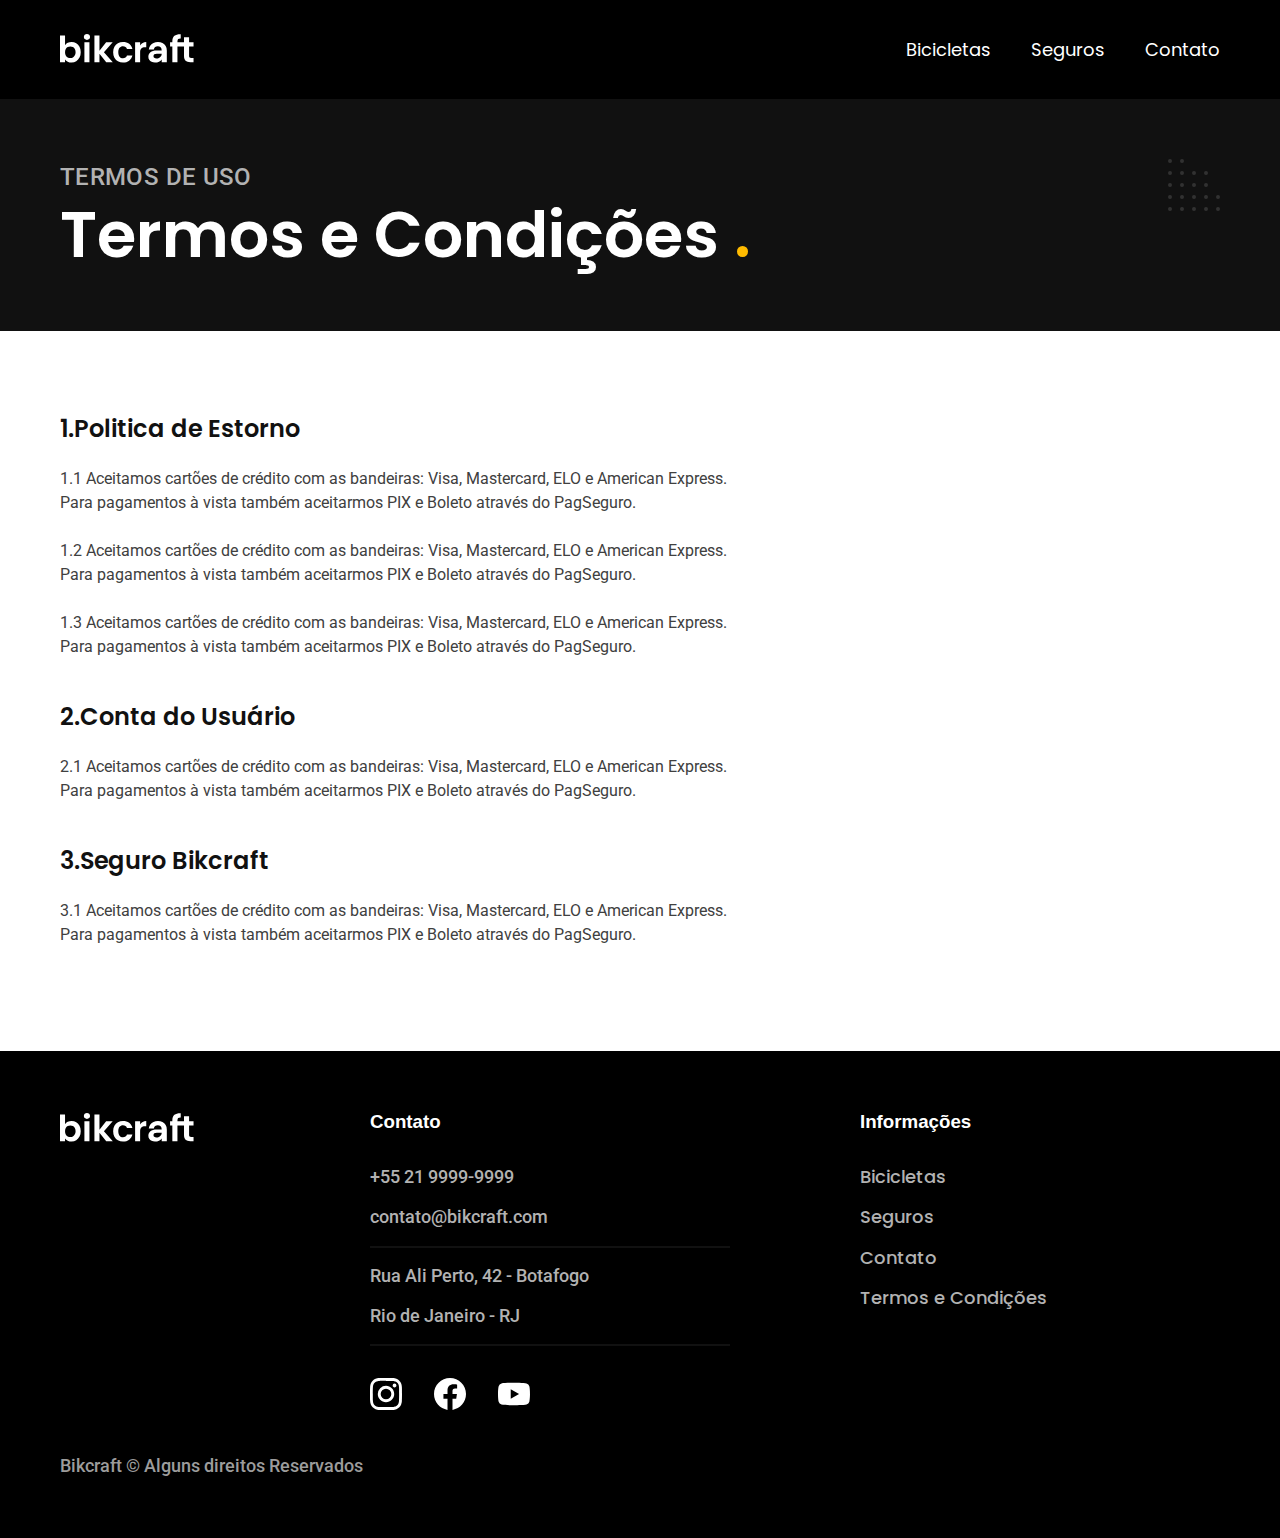
<file: termos.html>
<!DOCTYPE html>
<html lang="pt-br">

<head>
    <meta charset="UTF-8">
    <meta name="viewport" content="width=device-width, initial-scale=1.0">
    <title>Termos e Codições | Bikcraft</title>
    <meta name="description" content="Termos e Condições.">
    <link rel="icon" href="./img/icones/eletrica.svg" type="image/svg+xml">
    <link rel="stylesheet" href="./css/style.min.css">
    <link rel="preload" href="./css/style.min.css" as="style">
    <link rel="preconnect" href="https://fonts.googleapis.com">
    <link rel="preconnect" href="https://fonts.gstatic.com" crossorigin>
    <link href="https://fonts.googleapis.com/css2?family=Poppins:wght@400;600&family=Roboto:wght@400;500&family=Merriweather:ital,wght@1,900&display=swap" rel="stylesheet">
    <script>document.documentElement.classList.add("js");</script>
</head>

<body id="termos">
    <header class="header-bg">
        <div class="header container">
            <a href="./"><img src="./img/bikcraft.svg" alt="Bikcraft"></a>
            <nav aria-label="priamria">
                <ul class="header-menu cor-0">
                    <li><a href="./bicicletas.html">Bicicletas</a></li>
                    <li><a href="./seguros.html">Seguros</a></li>
                    <li><a href="./contato.html">Contato</a></li>
                </ul>
            </nav>
        </div>
    </header>

    <main>
        <div class="titulo-bg">
            <div class="titulo container">
                <p class="font-2-l-b cor-5">Termos de Uso</p>
                <h1 class="font-1-xxl cor-0">Termos e Condições <span class="cor-p1">.</span></h1>
            </div>
        </div>
        <div class="termos font-2-s cor-10 container">
            <h2 class="font-1-l cor-11">1.Politica de Estorno</h2>
            <p>1.1 Aceitamos cartões de crédito com as bandeiras: Visa, Mastercard, ELO e American Express. Para pagamentos à vista também aceitarmos PIX e Boleto através do PagSeguro.</p>
            <p>1.2 Aceitamos cartões de crédito com as bandeiras: Visa, Mastercard, ELO e American Express. Para pagamentos à vista também aceitarmos PIX e Boleto através do PagSeguro.</p>
            <p>1.3 Aceitamos cartões de crédito com as bandeiras: Visa, Mastercard, ELO e American Express. Para pagamentos à vista também aceitarmos PIX e Boleto através do PagSeguro.</p>
            <h2 class="font-1-l cor-11">2.Conta do Usuário</h2>
            <p>2.1 Aceitamos cartões de crédito com as bandeiras: Visa, Mastercard, ELO e American Express. Para pagamentos à vista também aceitarmos PIX e Boleto através do PagSeguro.</p>
            <h2 class="font-1-l cor-11">3.Seguro Bikcraft</h2>
            <p>3.1 Aceitamos cartões de crédito com as bandeiras: Visa, Mastercard, ELO e American Express. Para pagamentos à vista também aceitarmos PIX e Boleto através do PagSeguro.</p>
        </div>
    </main>

    <footer class="footer-bg">
        <div class="footer container">
            <img src="./img/bikcraft.svg" alt="Bikcraft">
            <div class="footer-contato">
                <h3 class="font-2-1-b cor-0">Contato</h3>
                <ul class="font-2-m cor-5">
                    <li><a href="tel:+552199999999">+55 21 9999-9999</a></li>
                    <li><a href="mailto:contato@bikcraft.com">contato@bikcraft.com</a></li>
                    <li>Rua Ali Perto, 42 - Botafogo</li>
                    <li>Rio de Janeiro - RJ</li>
                </ul>

                <div class="footer-redes">
                    <a href="./">
                        <img src="./img/redes/instagram.svg" alt="Instagram">
                    </a>
                    <a href="./">
                        <img src="./img/redes/facebook.svg" alt="Facebook">
                    </a>
                    <a href="./">
                        <img src="./img/redes/youtube.svg" alt="Youtube">
                    </a>
                </div>
            </div>

            <div class="footer-informacoes">
                <h3 class="font-2-1-b cor-0">Informações</h3>
                <nav>
                    <ul class="font-1-m cor-5">
                        <li><a href="./bicicletas.html">Bicicletas</a></li>
                        <li><a href="./seguros.html">Seguros</a></li>
                        <li><a href="./contato.html">Contato</a></li>
                        <li><a href="./termos.html">Termos e Condições</a></li>
                    </ul>
                </nav>
            </div>
            <p class="footer-copy font-2-m cor-6">Bikcraft © Alguns direitos Reservados</p>

        </div>
    </footer>
    <script src="./js/script.js"></script>
</body>

</html>
</file>
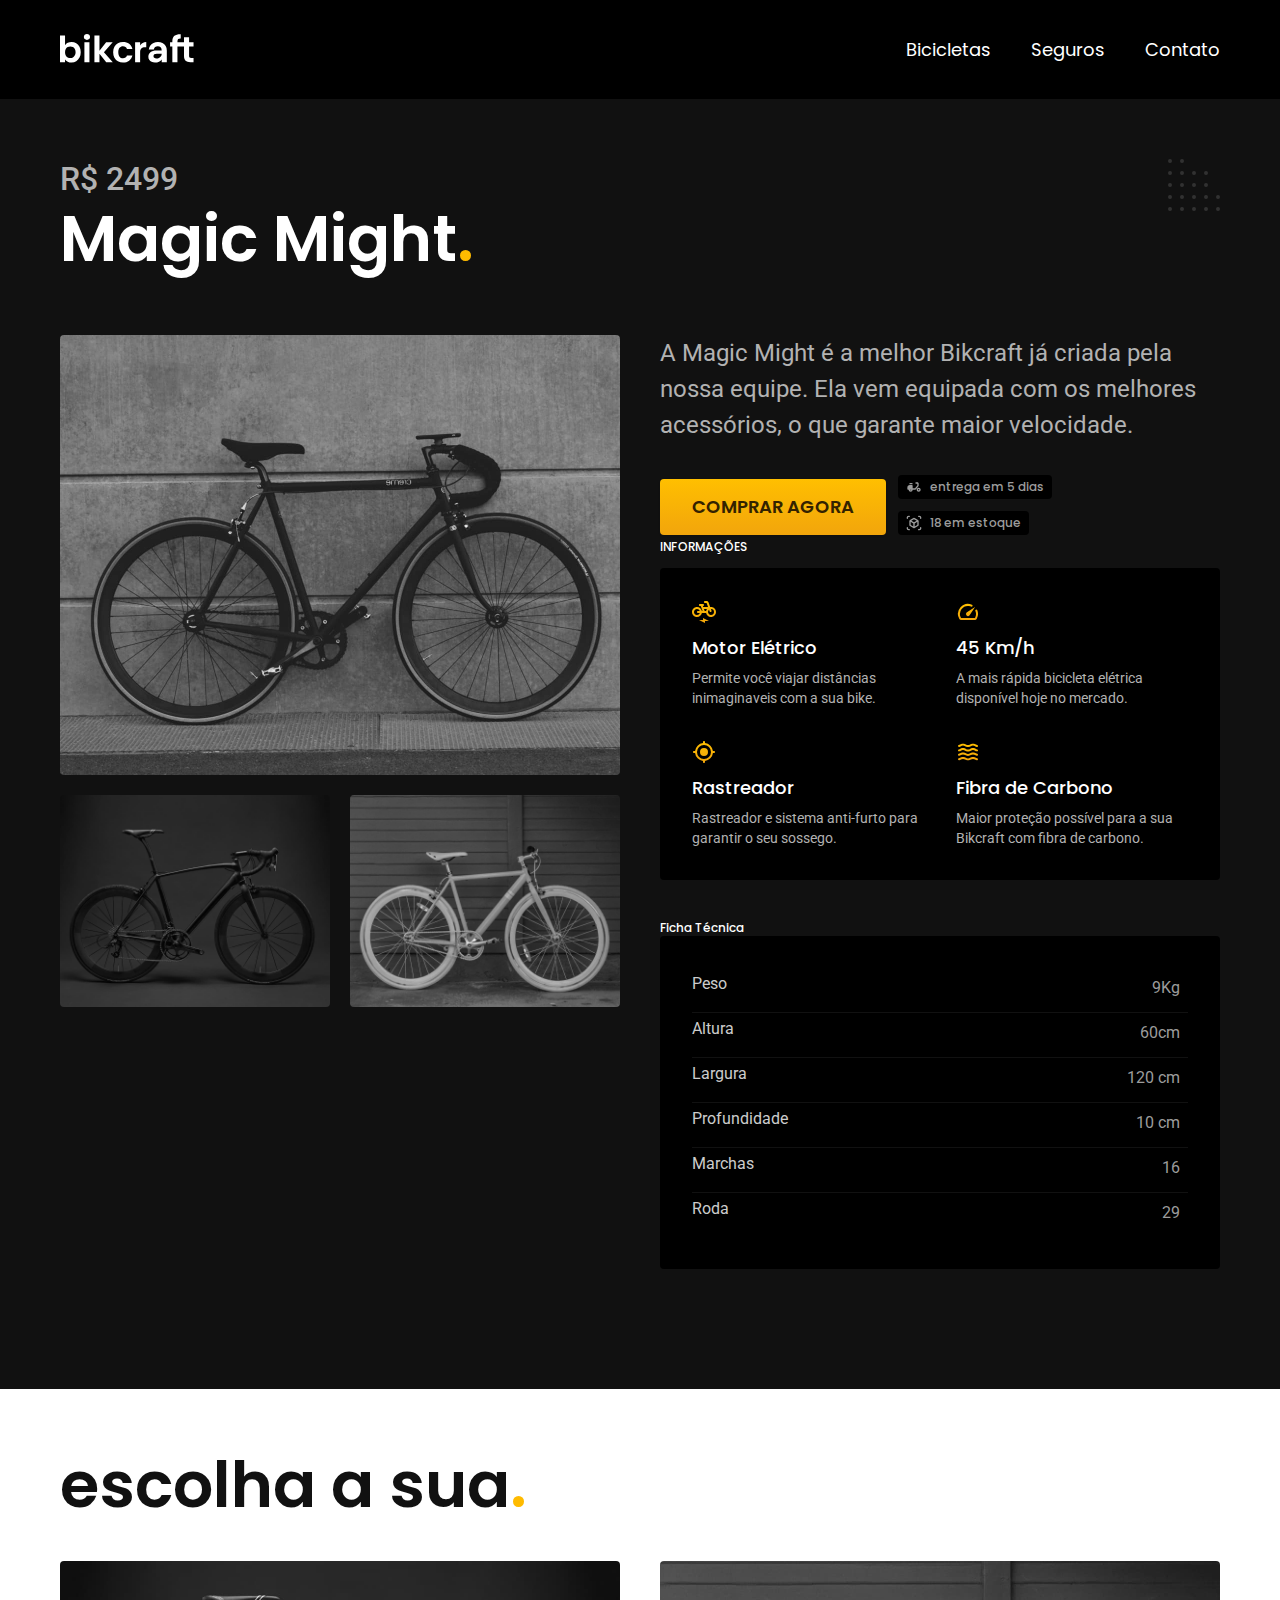
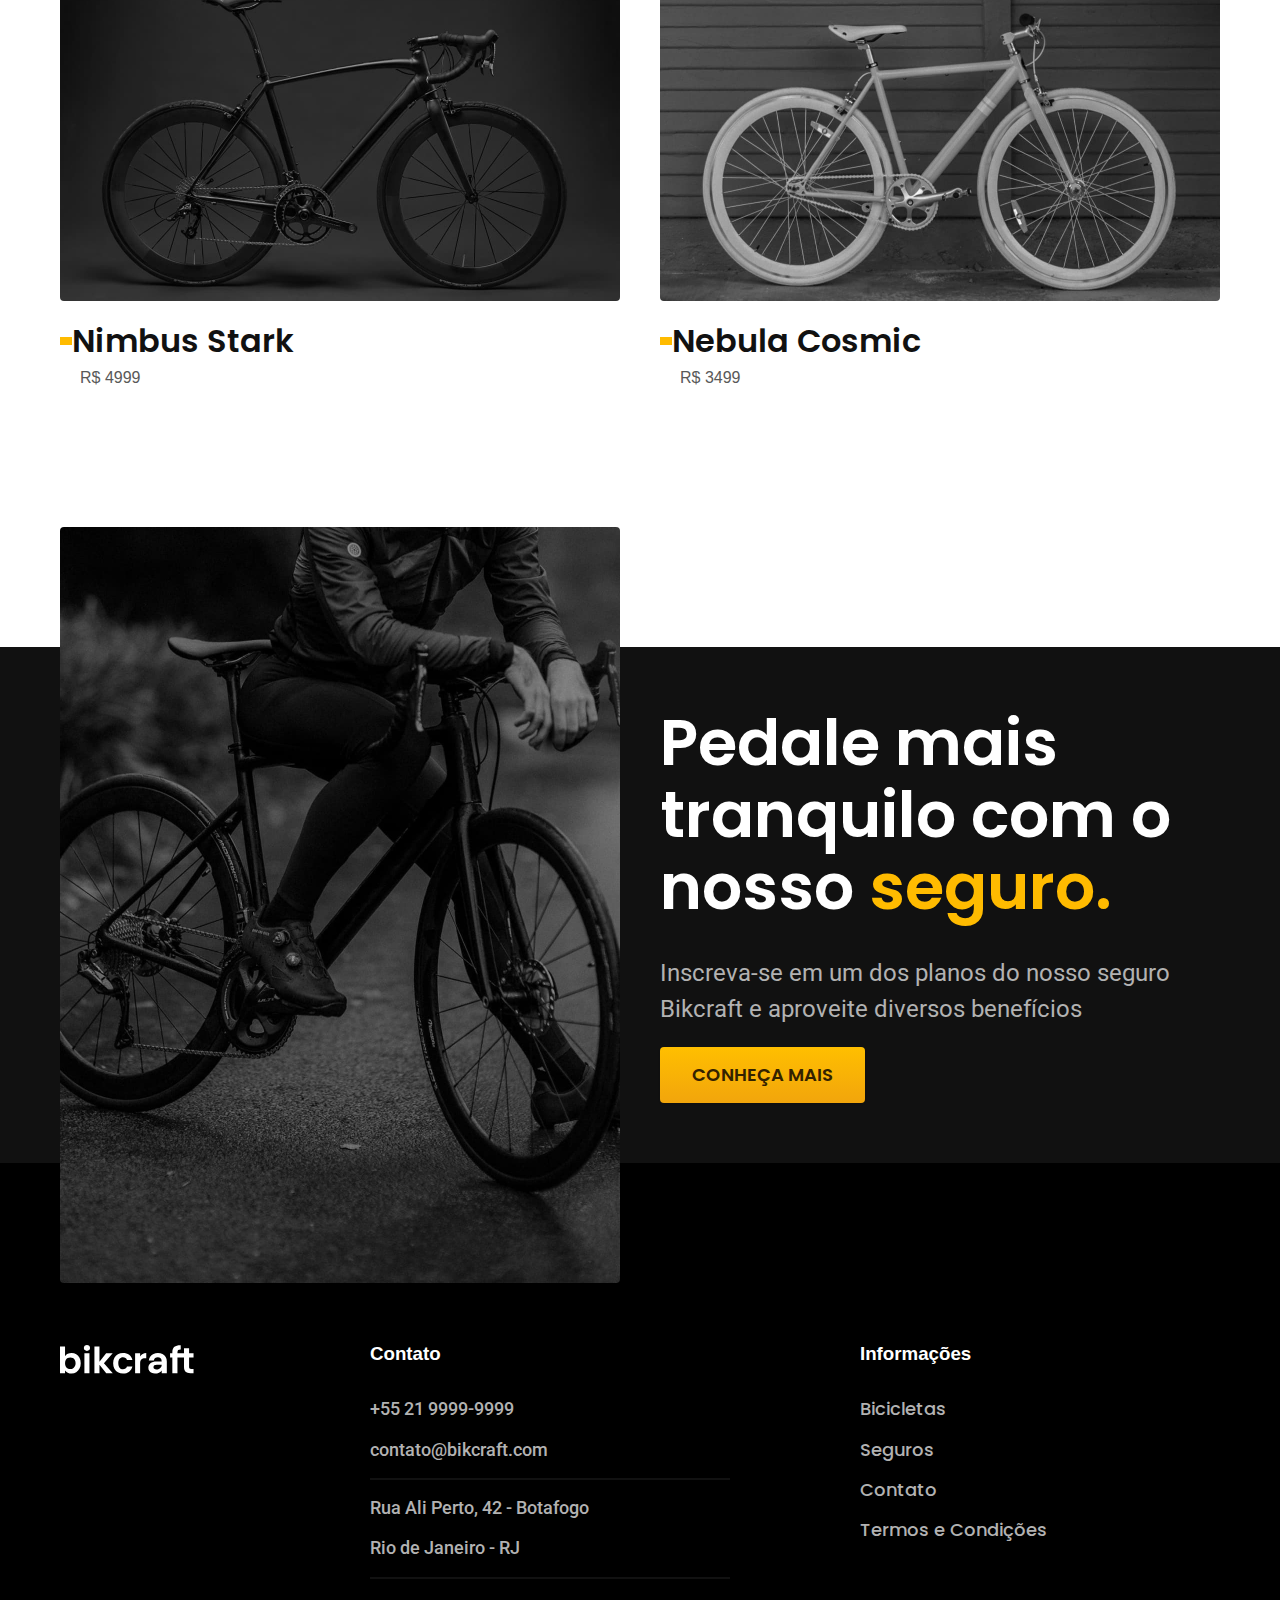
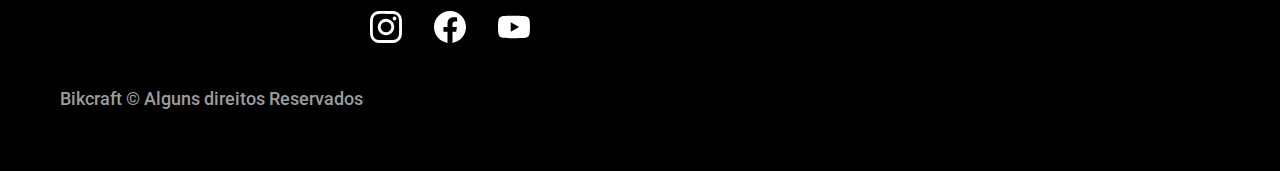
<file: bicicletas/magic.html>
<!DOCTYPE html>
<html lang="pt-br">

<head>
    <meta charset="UTF-8">
    <meta name="viewport" content="width=device-width, initial-scale=1.0">
    <title>Magic | Bikcraft</title>
    <meta name="description" content="Magic">
    <link rel="icon" href="../img/icones/eletrica.svg" type="image/svg+xml">
    <link rel="stylesheet" href="../css/style.min.css">
    <link rel="preconnect" href="https://fonts.googleapis.com">
    <link rel="preconnect" href="https://fonts.gstatic.com" crossorigin>
    <link href="https://fonts.googleapis.com/css2?family=Poppins:wght@400;600&family=Roboto:wght@400;500&family=Merriweather:ital,wght@1,900&display=swap" rel="stylesheet">
    <script>document.documentElement.classList.add("js");</script>
</head>

<body id="bicicleta">
    <header class="header-bg">
        <div class="header container">
            <a href="../"><img src="../img/bikcraft.svg" alt="Bikcraft"></a>
            <nav aria-label="priamria">
                <ul class="header-menu cor-0">
                    <li><a href="../bicicletas.html">Bicicletas</a></li>
                    <li><a href="../seguros.html">Seguros</a></li>
                    <li><a href="../contato.html">Contato</a></li>
                </ul>
            </nav>
        </div>
    </header>

    <main class="titulo-bg">
        <div>
            <div class="titulo container">
                <p class="font-2-xl cor-5">R$ 2499</p>
                <h1 class="font-1-xxl cor-0">Magic Might<span class="cor-p1">.</span></h1>
            </div>
        </div>
        <div class="bicicleta container">
            <div class="bicicleta-imagens">
                <img src="../img/bicicleta/nimbus2.jpg" alt="">
                <img src="../img/bicicleta/nimbus1.jpg" alt="">
                <img src="../img/bicicleta/nimbus3.jpg" alt="">
            </div>
            <div>
                <div class="bicicleta-conteudo">
                    <p class="font-2-l cor-5">A Magic Might é a melhor Bikcraft já criada pela nossa equipe. Ela vem equipada com os melhores acessórios, o que garante maior velocidade.</p>
                    <div class="bicicleta-comprar">
                        <a class="botao" href="../orcamento.html?tipo=bikcraft&produto=magic">Comprar Agora</a>
                        <span class="font-1-xs cor-6"> <img src="../img/icones/entrega.svg" alt=""> entrega em 5 dias</span>
                        <span class="font-1-xs cor-6"> <img src="../img/icones/estoque.svg" alt="">18 em estoque</span>
                    </div>
                    <h2 class="font-1-xs cor-0">Informações</h2>
                </div>


                <ul class="bicicleta-informacoes">
                    <li>
                        <img src="../img/icones/eletrica.svg" alt="">
                        <h3 class="font-1-m cor-0">Motor Elétrico</h3>
                        <p class="font-2-xs cor-5">Permite você viajar distâncias inimaginaveis com a sua bike.</p>
                    </li>
                    <li>
                        <img src="../img/icones/velocidade.svg" alt="">
                        <h3 class="font-1-m cor-0">45 Km/h</h3>
                        <p class="font-2-xs cor-5">A mais rápida bicicleta elétrica disponível hoje no mercado.</p>
                    </li>
                    <li>
                        <img src="../img/icones/rastreador.svg" alt="">
                        <h3 class="font-1-m cor-0">Rastreador</h3>
                        <p class="font-2-xs cor-5">Rastreador e sistema anti-furto para garantir o seu sossego.</p>
                    </li>
                    <li>
                        <img src="../img/icones/carbono.svg" alt="">
                        <h3 class="font-1-m cor-0">Fibra de Carbono</h3>
                        <p class="font-2-xs cor-5">Maior proteção possível para a sua Bikcraft com fibra de carbono.</p>
                    </li>
                </ul>
                <h2 class="font-1-xs cor-0">Ficha Técnica</h2>
                <ul class="bicicleta-ficha font-2-s cor-4">
                    <li>Peso <span>9Kg</span></li>
                    <li>Altura <span>60cm</span></li>
                    <li>Largura <span>120 cm</span></li>
                    <li>Profundidade <span>10 cm</span></li>
                    <li>Marchas <span>16</span></li>
                    <li>Roda <span>29</span></li>
                </ul>
            </div>
        </div>
    </main>

    <article class="bicicletas-lista container ">
        <h2 class="font-1-xxl">escolha a sua<span class="cor-p1">.</span></h2>
        <ul>
            <li>
                <a href="./nimbus.html">
                    <img src="../img/bicicletas/nimbus.jpg" alt="Bicicleta preta">
                    <h3 class="font-1-xl">Nimbus Stark</h3>
                    <span class="font-2m cor-8">R$ 4999</span>
                </a>
            </li>

            <li>
                <a href="./nebula.html">
                    <img src="../img/bicicletas/nebula.jpg" alt="Bicicleta preta">
                    <h3 class="font-1-xl">Nebula Cosmic</h3>
                    <span class="font-2m cor-8">R$ 3499</span>
                </a>
            </li>
        </ul>
    </article>

    <article class="seguro-bg">
        <div class="seguro container">
            <div class="seguro-imagem">
                <img src="../img/fotos/seguros.jpg" alt="pessoa parada em cima de um,a bicicleta.">
            </div>
            <div class="seguro-conteudo">
                <h2 class="font-1-xxl cor-0">Pedale mais tranquilo com o nosso <span class="cor-p1">seguro.</span></h2>
                <p class="font-2-l cor-5">Inscreva-se em um dos planos do nosso seguro Bikcraft e aproveite diversos benefícios</p>
                <a class="botao" href="../seguros.html">Conheça Mais</a>
            </div>
        </div>
    </article>

    <footer class="footer-bg">
        <div class="footer container">
            <img src="../img/bikcraft.svg" alt="Bikcraft">
            <div class="footer-contato">
                <h3 class="font-2-1-b cor-0">Contato</h3>
                <ul class="font-2-m cor-5">
                    <li><a href="tel:+552199999999">+55 21 9999-9999</a></li>
                    <li><a href="mailto:contato@bikcraft.com">contato@bikcraft.com</a></li>
                    <li>Rua Ali Perto, 42 - Botafogo</li>
                    <li>Rio de Janeiro - RJ</li>
                </ul>

                <div class="footer-redes">
                    <a href="../">
                        <img src="../img/redes/instagram.svg" alt="Instagram">
                    </a>
                    <a href="../">
                        <img src="../img/redes/facebook.svg" alt="Facebook">
                    </a>
                    <a href="../">
                        <img src="../img/redes/youtube.svg" alt="Youtube">
                    </a>
                </div>
            </div>

            <div class="footer-informacoes">
                <h3 class="font-2-1-b cor-0">Informações</h3>
                <nav>
                    <ul class="font-1-m cor-5">
                        <li><a href="../bicicletas.html">Bicicletas</a></li>
                        <li><a href="../seguros.html">Seguros</a></li>
                        <li><a href="../contato.html">Contato</a></li>
                        <li><a href="../termos.html">Termos e Condições</a></li>
                    </ul>
                </nav>
            </div>
            <p class="footer-copy font-2-m cor-6">Bikcraft © Alguns direitos Reservados</p>

        </div>
    </footer>
    <script src="../js/script.js"></script>
</body>

</html>
</file>
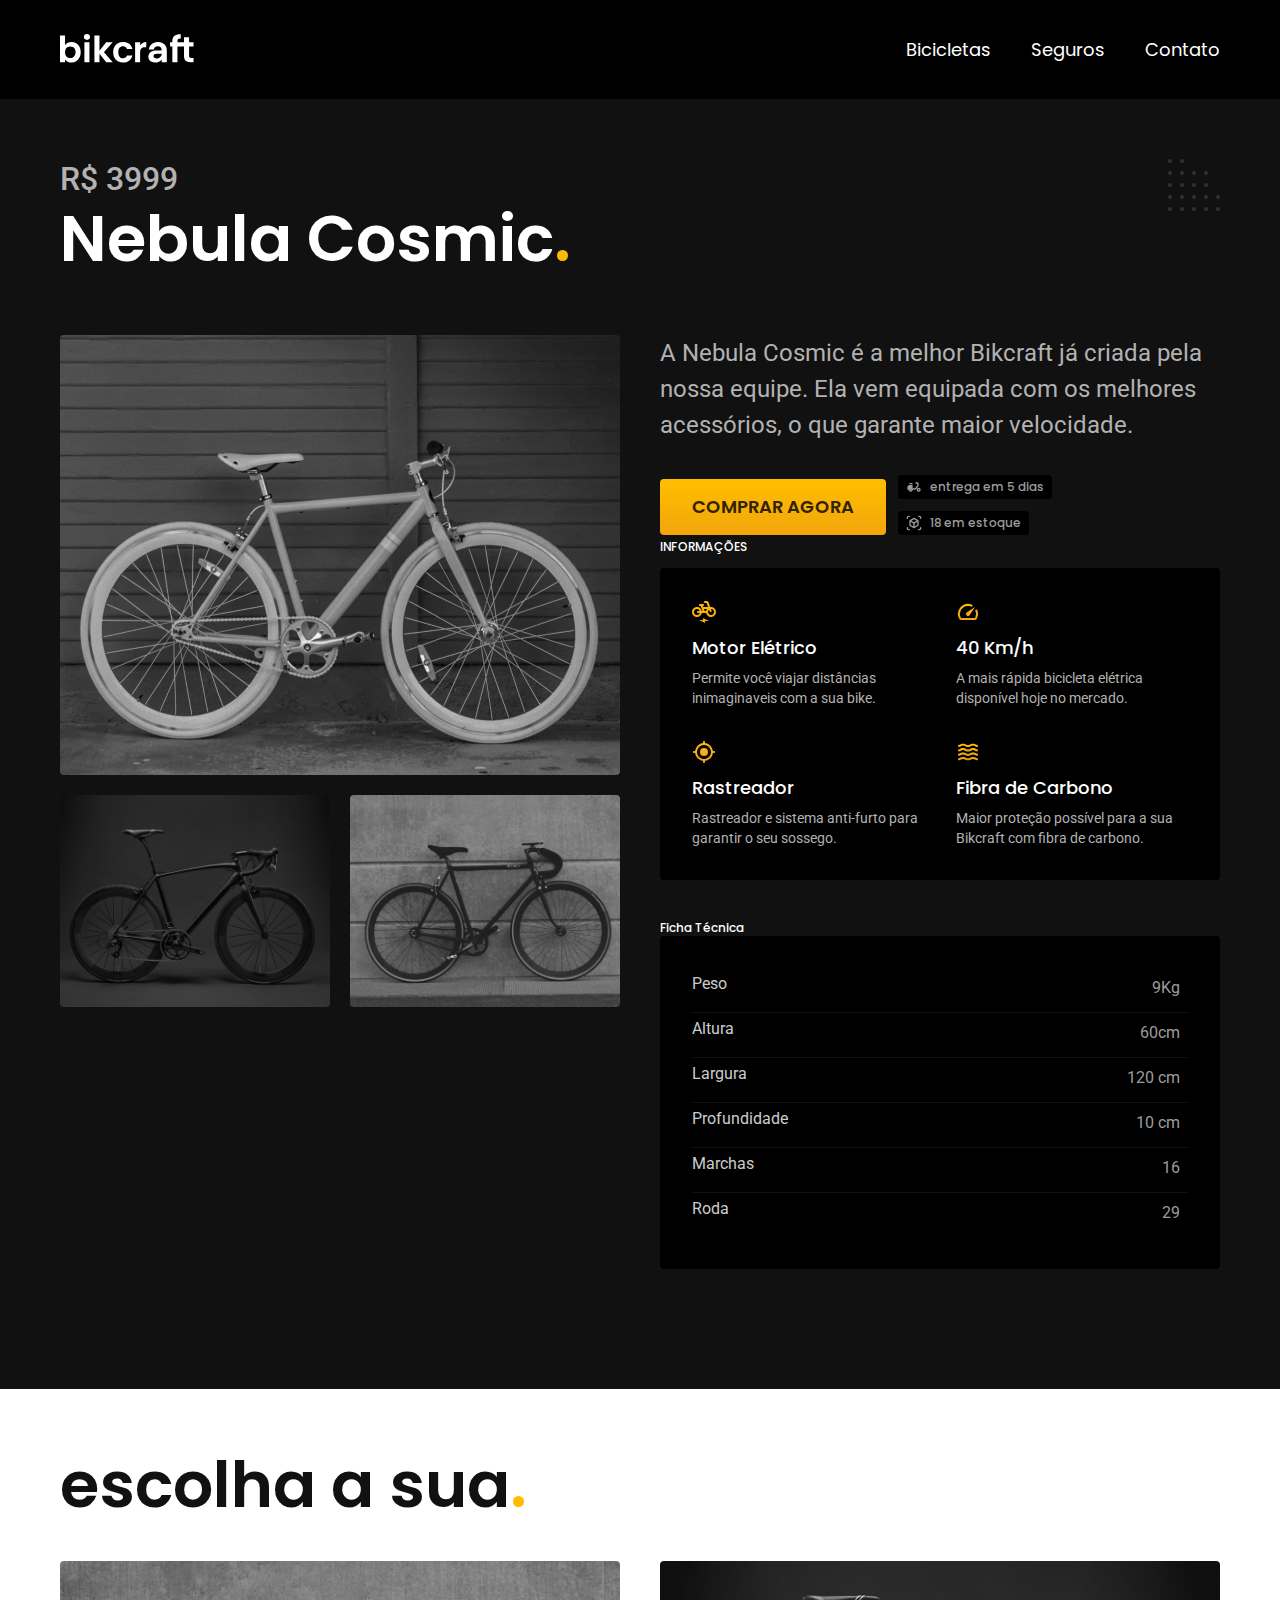
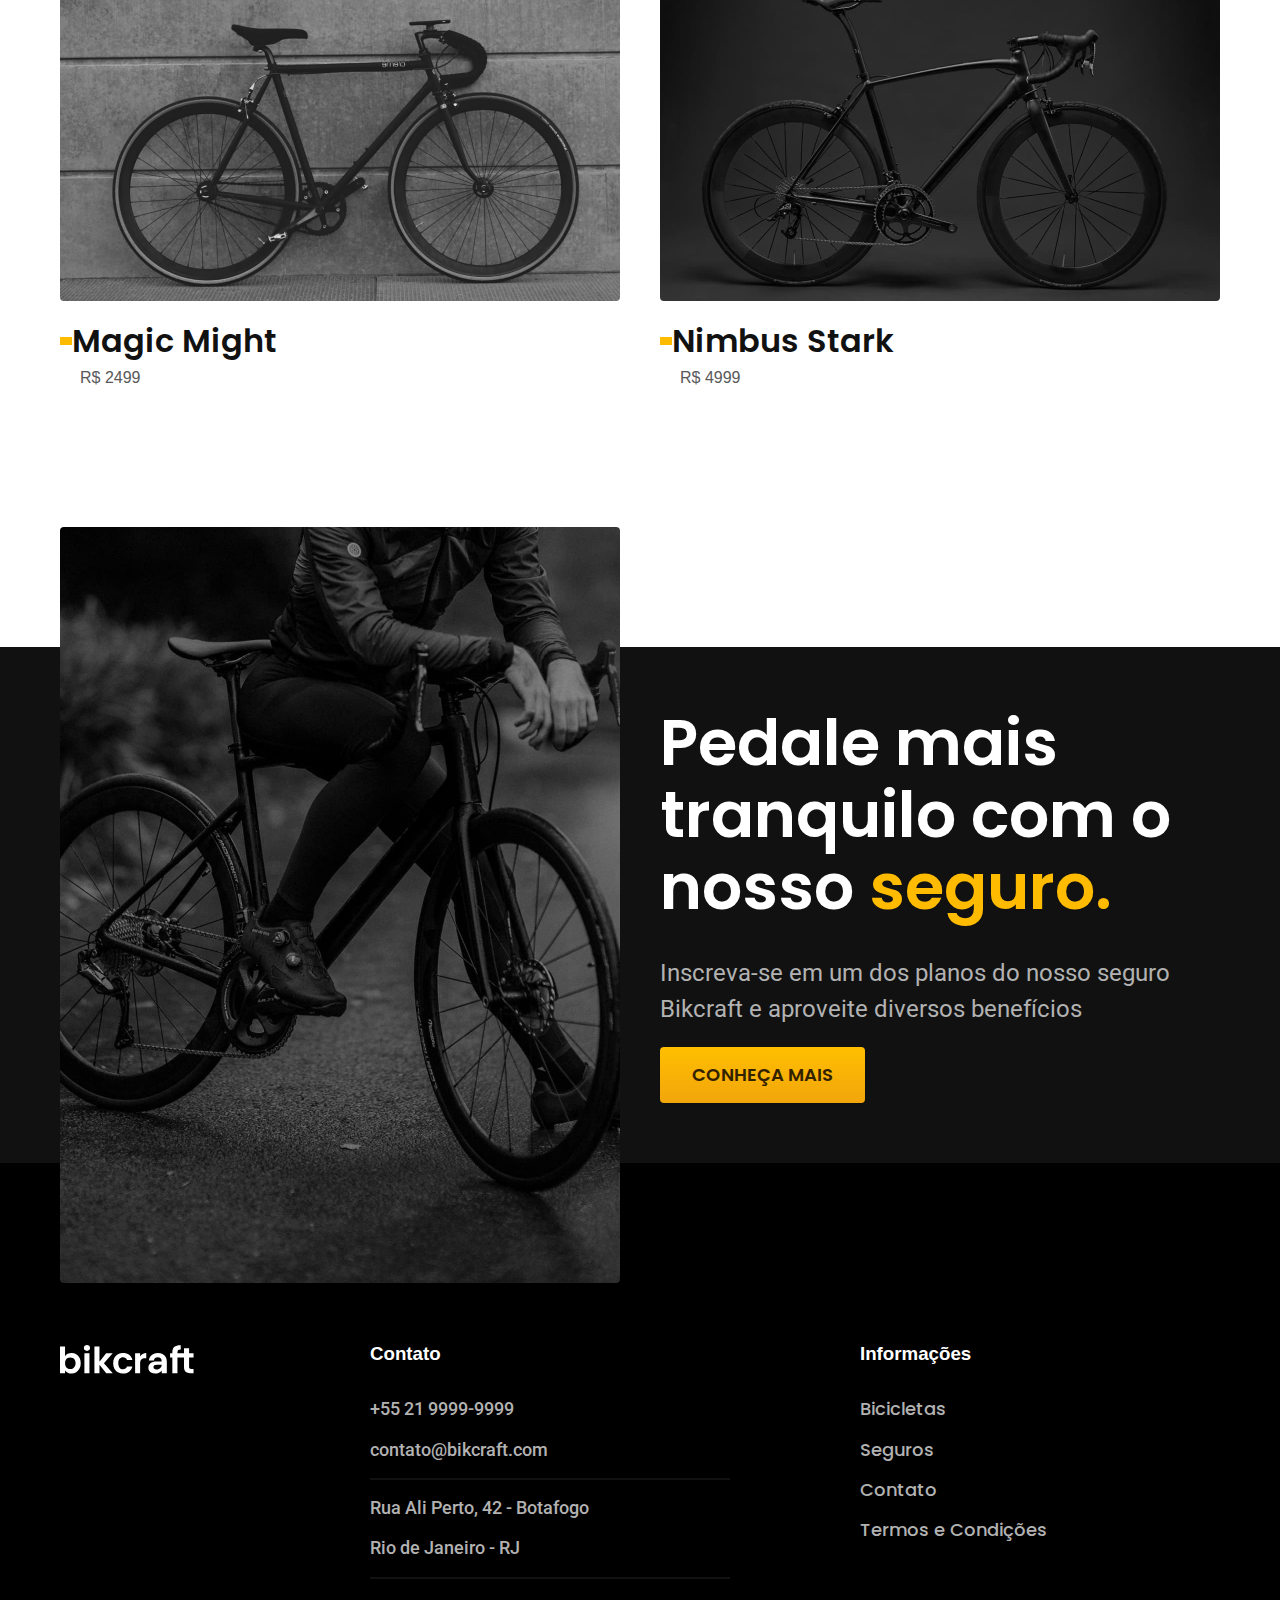
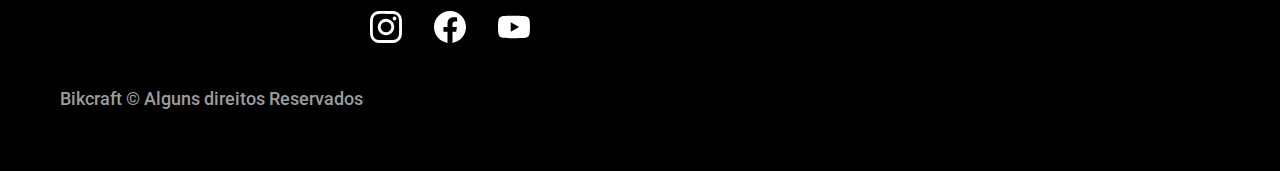
<file: bicicletas/nebula.html>
<!DOCTYPE html>
<html lang="pt-br">

<head>
    <meta charset="UTF-8">
    <meta name="viewport" content="width=device-width, initial-scale=1.0">
    <title>Nebula | Bikcraft</title>
    <meta name="description" content="Nebula">
    <link rel="icon" href="../img/icones/eletrica.svg" type="image/svg+xml">
    <link rel="stylesheet" href="../css/style.min.css">
    <link rel="preconnect" href="https://fonts.googleapis.com">
    <link rel="preconnect" href="https://fonts.gstatic.com" crossorigin>
    <link href="https://fonts.googleapis.com/css2?family=Poppins:wght@400;600&family=Roboto:wght@400;500&family=Merriweather:ital,wght@1,900&display=swap" rel="stylesheet">
    <script>document.documentElement.classList.add("js");</script>
</head>

<body id="bicicleta">
    <header class="header-bg">
        <div class="header container">
            <a href="../"><img src="../img/bikcraft.svg" alt="Bikcraft"></a>
            <nav aria-label="priamria">
                <ul class="header-menu cor-0">
                    <li><a href="../bicicletas.html">Bicicletas</a></li>
                    <li><a href="../seguros.html">Seguros</a></li>
                    <li><a href="../contato.html">Contato</a></li>
                </ul>
            </nav>
        </div>
    </header>

    <main class="titulo-bg">
        <div>
            <div class="titulo container">
                <p class="font-2-xl cor-5">R$ 3999</p>
                <h1 class="font-1-xxl cor-0">Nebula Cosmic<span class="cor-p1">.</span></h1>
            </div>
        </div>
        <div class="bicicleta container">
            <div class="bicicleta-imagens">
                <img src="../img/bicicleta/nimbus3.jpg" alt="Bicicleta 1">
                <img src="../img/bicicleta/nimbus1.jpg" alt="Bicicleta 2">
                <img src="../img/bicicleta/nimbus2.jpg" alt="Bicleta 3">
            </div>
            <div>
                <div class="bicicleta-conteudo">
                    <p class="font-2-l cor-5">A Nebula Cosmic é a melhor Bikcraft já criada pela nossa equipe. Ela vem equipada com os melhores acessórios, o que garante maior velocidade.</p>
                    <div class="bicicleta-comprar">
                        <a class="botao" href="../orcamento.html?tipo=bikcraft&produto=nebula">Comprar Agora</a>
                        <span class="font-1-xs cor-6"> <img src="../img/icones/entrega.svg" alt=""> entrega em 5 dias</span>
                        <span class="font-1-xs cor-6"> <img src="../img/icones/estoque.svg" alt="">18 em estoque</span>
                    </div>
                    <h2 class="font-1-xs cor-0">Informações</h2>
                </div>


                <ul class="bicicleta-informacoes">
                    <li>
                        <img src="../img/icones/eletrica.svg" alt="">
                        <h3 class="font-1-m cor-0">Motor Elétrico</h3>
                        <p class="font-2-xs cor-5">Permite você viajar distâncias inimaginaveis com a sua bike.</p>
                    </li>
                    <li>
                        <img src="../img/icones/velocidade.svg" alt="">
                        <h3 class="font-1-m cor-0">40 Km/h</h3>
                        <p class="font-2-xs cor-5">A mais rápida bicicleta elétrica disponível hoje no mercado.</p>
                    </li>
                    <li>
                        <img src="../img/icones/rastreador.svg" alt="">
                        <h3 class="font-1-m cor-0">Rastreador</h3>
                        <p class="font-2-xs cor-5">Rastreador e sistema anti-furto para garantir o seu sossego.</p>
                    </li>
                    <li>
                        <img src="../img/icones/carbono.svg" alt="">
                        <h3 class="font-1-m cor-0">Fibra de Carbono</h3>
                        <p class="font-2-xs cor-5">Maior proteção possível para a sua Bikcraft com fibra de carbono.</p>
                    </li>
                </ul>
                <h2 class="font-1-xs cor-0">Ficha Técnica</h2>
                <ul class="bicicleta-ficha font-2-s cor-4">
                    <li>Peso <span>9Kg</span></li>
                    <li>Altura <span>60cm</span></li>
                    <li>Largura <span>120 cm</span></li>
                    <li>Profundidade <span>10 cm</span></li>
                    <li>Marchas <span>16</span></li>
                    <li>Roda <span>29</span></li>
                </ul>
            </div>
        </div>
    </main>

    <article class="bicicletas-lista container ">
        <h2 class="font-1-xxl">escolha a sua<span class="cor-p1">.</span></h2>
        <ul>
            <li>
                <a href="./magic.html">
                    <img src="../img/bicicletas/magic.jpg" alt="Bicicleta preta">
                    <h3 class="font-1-xl">Magic Might</h3>
                    <span class="font-2m cor-8">R$ 2499</span>
                </a>
            </li>

            <li>
                <a href="./nimbus.html">
                    <img src="../img/bicicletas/nimbus.jpg" alt="Bicicleta preta">
                    <h3 class="font-1-xl">Nimbus Stark</h3>
                    <span class="font-2m cor-8">R$ 4999</span>
                </a>
            </li>
        </ul>
    </article>

    <article class="seguro-bg">
        <div class="seguro container">
            <div class="seguro-imagem">
                <img src="../img/fotos/seguros.jpg" alt="pessoa parada em cima de um,a bicicleta.">
            </div>
            <div class="seguro-conteudo">
                <h2 class="font-1-xxl cor-0">Pedale mais tranquilo com o nosso <span class="cor-p1">seguro.</span></h2>
                <p class="font-2-l cor-5">Inscreva-se em um dos planos do nosso seguro Bikcraft e aproveite diversos benefícios</p>
                <a class="botao" href="../seguros.html">Conheça Mais</a>
            </div>
        </div>
    </article>

    <footer class="footer-bg">
        <div class="footer container">
            <img src="../img/bikcraft.svg" alt="Bikcraft">
            <div class="footer-contato">
                <h3 class="font-2-1-b cor-0">Contato</h3>
                <ul class="font-2-m cor-5">
                    <li><a href="tel:+552199999999">+55 21 9999-9999</a></li>
                    <li><a href="mailto:contato@bikcraft.com">contato@bikcraft.com</a></li>
                    <li>Rua Ali Perto, 42 - Botafogo</li>
                    <li>Rio de Janeiro - RJ</li>
                </ul>

                <div class="footer-redes">
                    <a href="../">
                        <img src="../img/redes/instagram.svg" alt="Instagram">
                    </a>
                    <a href="../">
                        <img src="../img/redes/facebook.svg" alt="Facebook">
                    </a>
                    <a href="../">
                        <img src="../img/redes/youtube.svg" alt="Youtube">
                    </a>
                </div>
            </div>

            <div class="footer-informacoes">
                <h3 class="font-2-1-b cor-0">Informações</h3>
                <nav>
                    <ul class="font-1-m cor-5">
                        <li><a href="../bicicletas.html">Bicicletas</a></li>
                        <li><a href="../seguros.html">Seguros</a></li>
                        <li><a href="../contato.html">Contato</a></li>
                        <li><a href="../termos.html">Termos e Condições</a></li>
                    </ul>
                </nav>
            </div>
            <p class="footer-copy font-2-m cor-6">Bikcraft © Alguns direitos Reservados</p>

        </div>
    </footer>
    <script src="../js/script.js"></script>
</body>

</html>
</file>
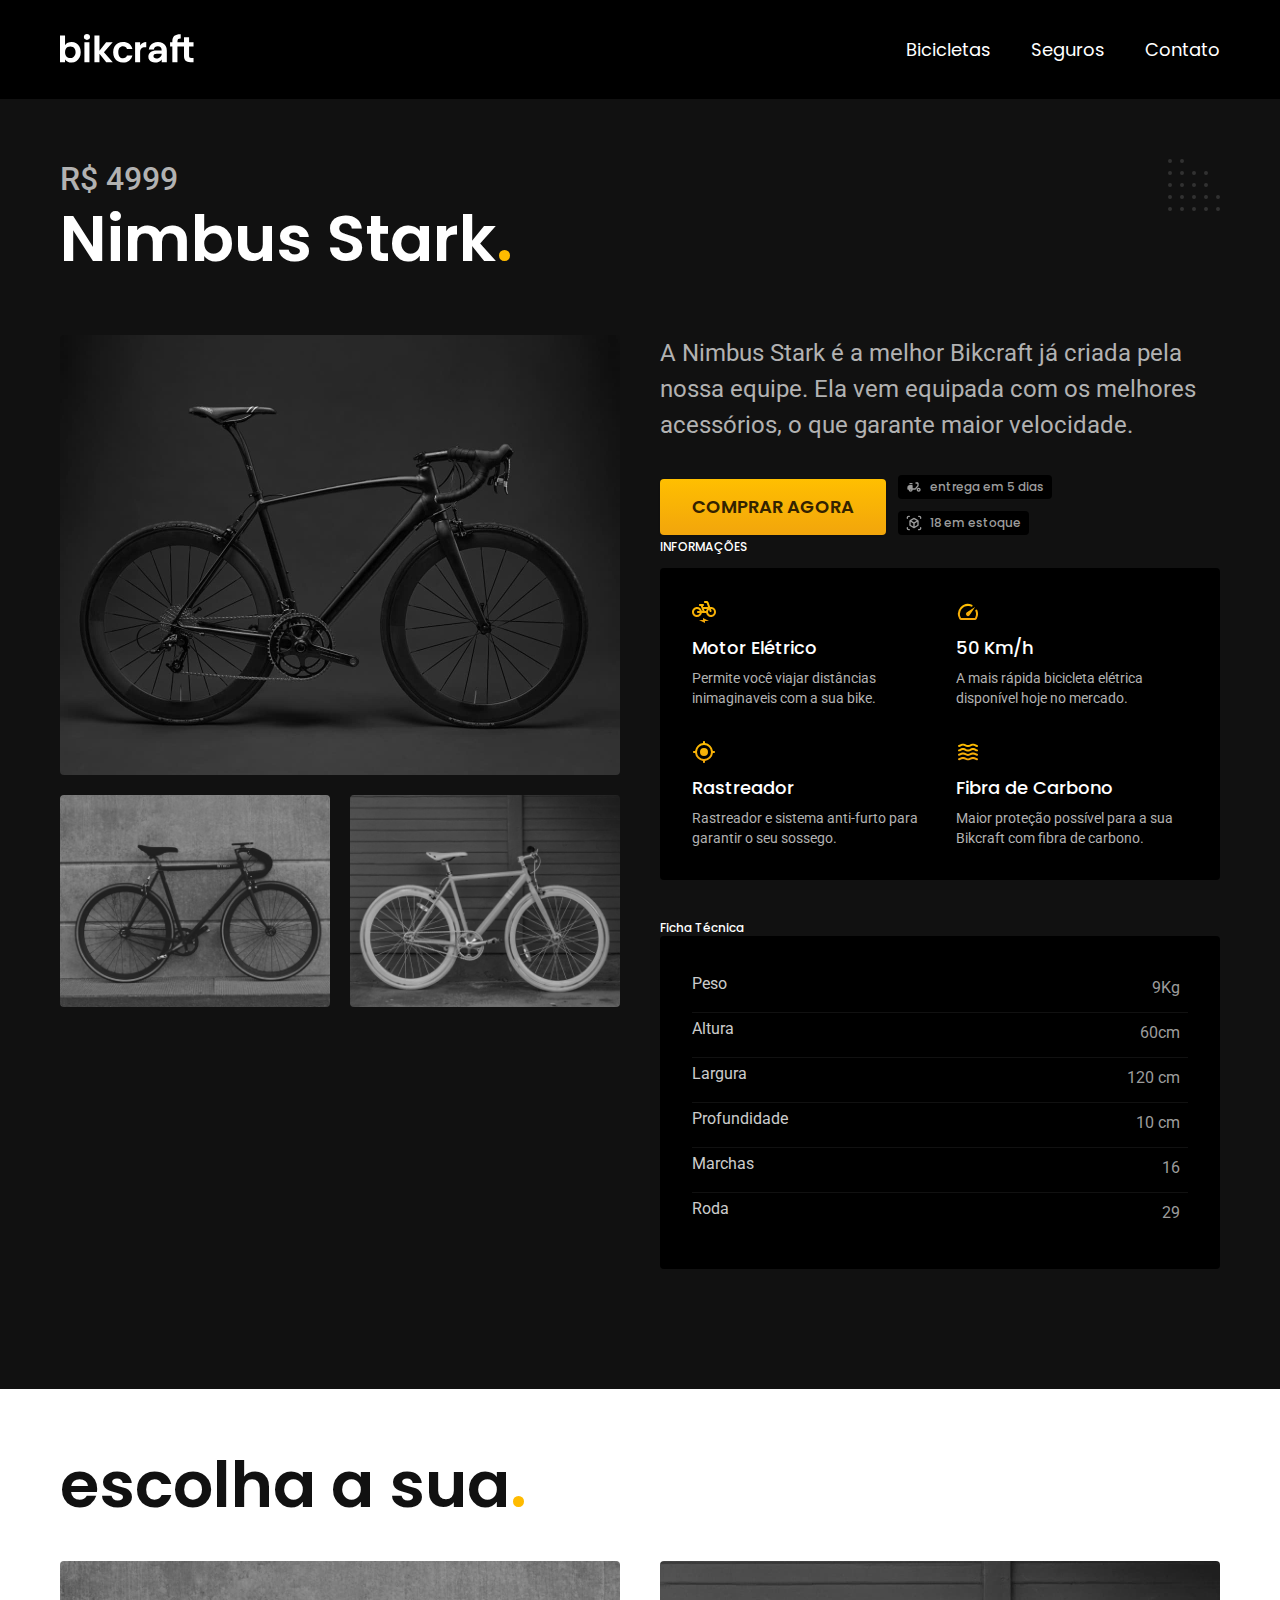
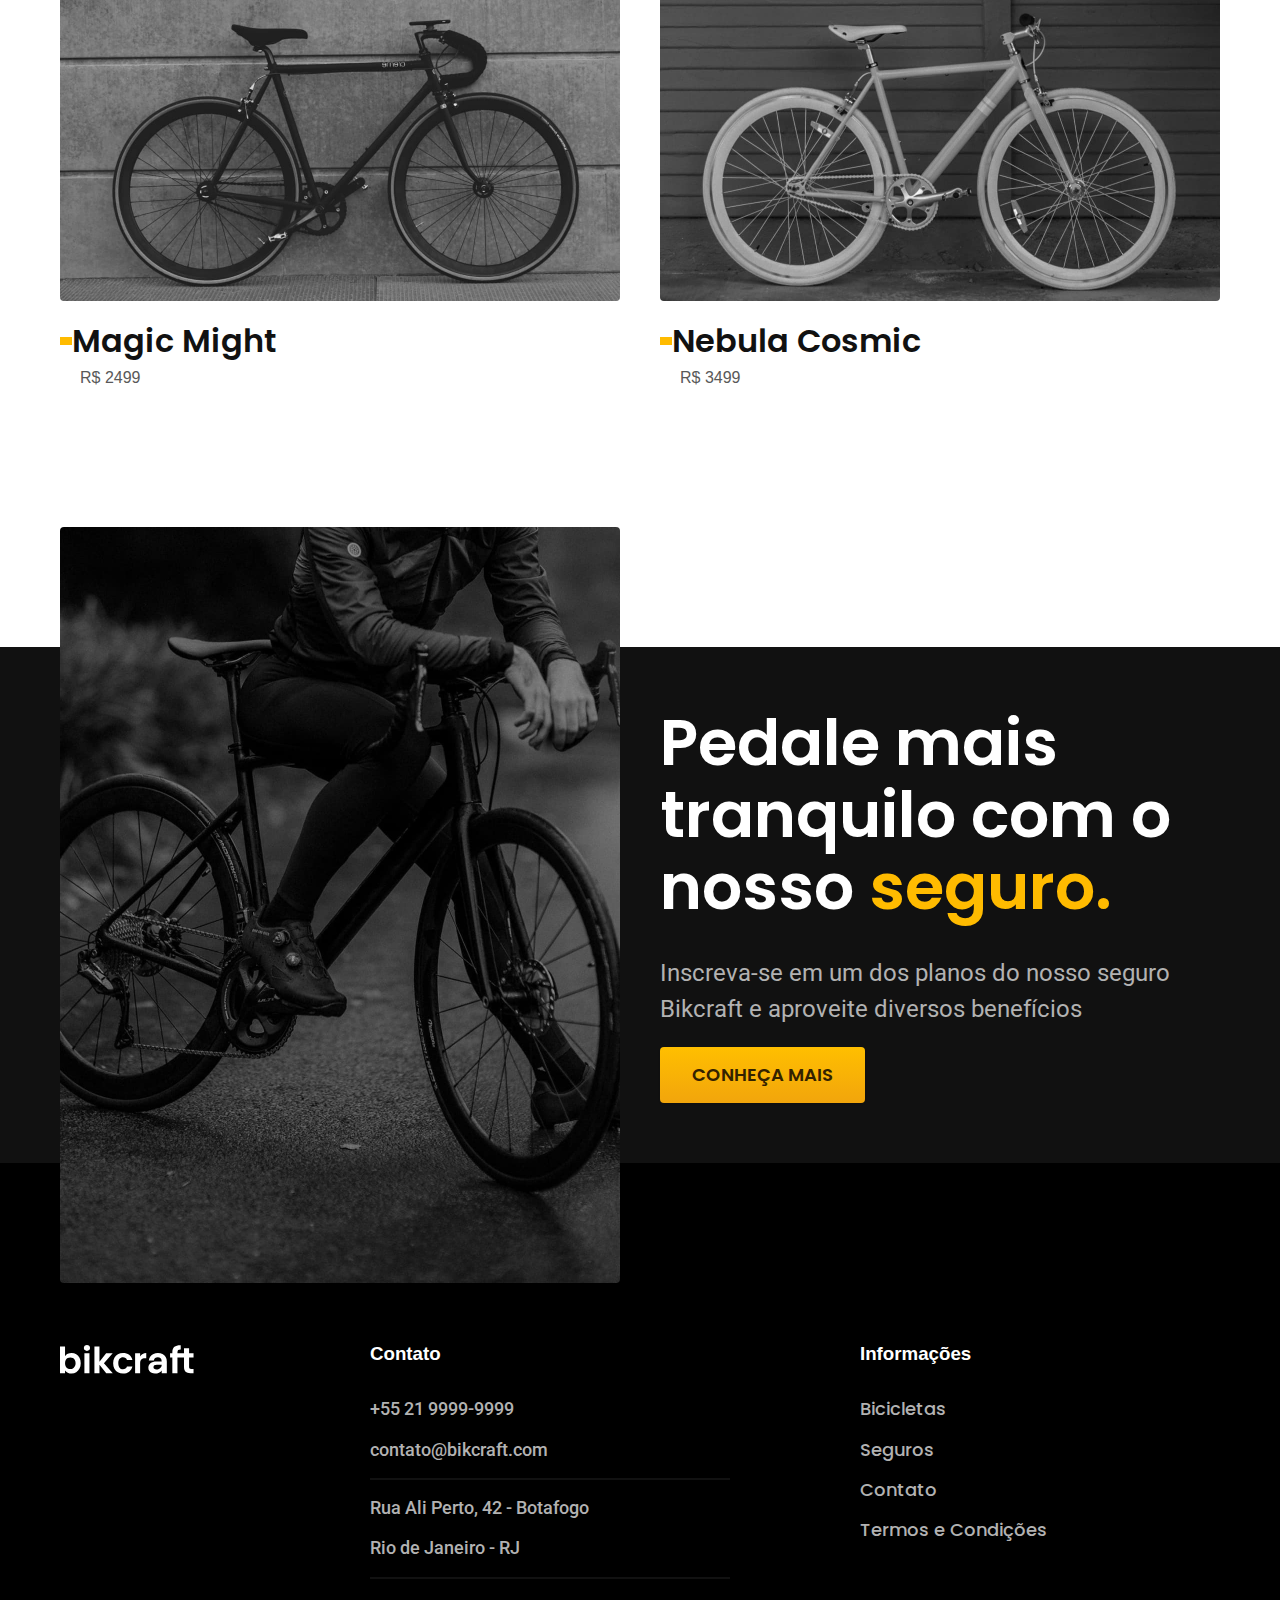
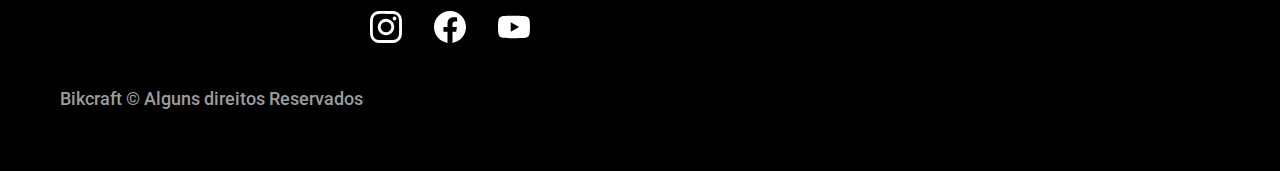
<file: bicicletas/nimbus.html>
<!DOCTYPE html>
<html lang="pt-br">

<head>
    <meta charset="UTF-8">
    <meta name="viewport" content="width=device-width, initial-scale=1.0">
    <title>Nimbus | Bikcraft</title>
    <meta name="description" content="Nimbus">
    <link rel="icon" href="../img/icones/eletrica.svg" type="image/svg+xml">
    <link rel="stylesheet" href="../css/style.min.css">
    <link rel="preconnect" href="https://fonts.googleapis.com">
    <link rel="preconnect" href="https://fonts.gstatic.com" crossorigin>
    <link href="https://fonts.googleapis.com/css2?family=Poppins:wght@400;600&family=Roboto:wght@400;500&family=Merriweather:ital,wght@1,900&display=swap" rel="stylesheet">
    <script>document.documentElement.classList.add("js");</script>
</head>

<body id="bicicleta">
    <header class="header-bg">
        <div class="header container">
            <a href="../"><img src="../img/bikcraft.svg" alt="Bikcraft"></a>
            <nav aria-label="priamria">
                <ul class="header-menu cor-0">
                    <li><a href="../bicicletas.html">Bicicletas</a></li>
                    <li><a href="../seguros.html">Seguros</a></li>
                    <li><a href="../contato.html">Contato</a></li>
                </ul>
            </nav>
        </div>
    </header>

    <main class="titulo-bg">
        <div>
            <div class="titulo container">
                <p class="font-2-xl cor-5">R$ 4999</p>
                <h1 class="font-1-xxl cor-0">Nimbus Stark<span class="cor-p1">.</span></h1>
            </div>
        </div>
        <div class="bicicleta container">
            <div class="bicicleta-imagens">
                <img src="../img/bicicleta/nimbus1.jpg" alt="">
                <img src="../img/bicicleta/nimbus2.jpg" alt="">
                <img src="../img/bicicleta/nimbus3.jpg" alt="">
            </div>
            <div>
                <div class="bicicleta-conteudo">
                    <p class="font-2-l cor-5">A Nimbus Stark é a melhor Bikcraft já criada pela nossa equipe. Ela vem equipada com os melhores acessórios, o que garante maior velocidade.</p>
                    <div class="bicicleta-comprar">
                        <a class="botao" href="../orcamento.html?tipo=bikcraft&produto=nimbus">Comprar Agora</a>
                        <span class="font-1-xs cor-6"> <img src="../img/icones/entrega.svg" alt=""> entrega em 5 dias</span>
                        <span class="font-1-xs cor-6"> <img src="../img/icones/estoque.svg" alt="">18 em estoque</span>
                    </div>
                    <h2 class="font-1-xs cor-0">Informações</h2>
                </div>


                <ul class="bicicleta-informacoes">
                    <li>
                        <img src="../img/icones/eletrica.svg" alt="">
                        <h3 class="font-1-m cor-0">Motor Elétrico</h3>
                        <p class="font-2-xs cor-5">Permite você viajar distâncias inimaginaveis com a sua bike.</p>
                    </li>
                    <li>
                        <img src="../img/icones/velocidade.svg" alt="">
                        <h3 class="font-1-m cor-0">50 Km/h</h3>
                        <p class="font-2-xs cor-5">A mais rápida bicicleta elétrica disponível hoje no mercado.</p>
                    </li>
                    <li>
                        <img src="../img/icones/rastreador.svg" alt="">
                        <h3 class="font-1-m cor-0">Rastreador</h3>
                        <p class="font-2-xs cor-5">Rastreador e sistema anti-furto para garantir o seu sossego.</p>
                    </li>
                    <li>
                        <img src="../img/icones/carbono.svg" alt="">
                        <h3 class="font-1-m cor-0">Fibra de Carbono</h3>
                        <p class="font-2-xs cor-5">Maior proteção possível para a sua Bikcraft com fibra de carbono.</p>
                    </li>
                </ul>
                <h2 class="font-1-xs cor-0">Ficha Técnica</h2>
                <ul class="bicicleta-ficha font-2-s cor-4">
                    <li>Peso <span>9Kg</span></li>
                    <li>Altura <span>60cm</span></li>
                    <li>Largura <span>120 cm</span></li>
                    <li>Profundidade <span>10 cm</span></li>
                    <li>Marchas <span>16</span></li>
                    <li>Roda <span>29</span></li>
                </ul>
            </div>
        </div>
    </main>

    <article class="bicicletas-lista container ">
        <h2 class="font-1-xxl">escolha a sua<span class="cor-p1">.</span></h2>
        <ul>
            <li>
                <a href="./magic.html">
                    <img src="../img/bicicletas/magic.jpg" alt="Bicicleta preta">
                    <h3 class="font-1-xl">Magic Might</h3>
                    <span class="font-2m cor-8">R$ 2499</span>
                </a>
            </li>

            <li>
                <a href="./nebula.html">
                    <img src="../img/bicicletas/nebula.jpg" alt="Bicicleta preta">
                    <h3 class="font-1-xl">Nebula Cosmic</h3>
                    <span class="font-2m cor-8">R$ 3499</span>
                </a>
            </li>
        </ul>
    </article>

    <article class="seguro-bg">
        <div class="seguro container">
            <div class="seguro-imagem">
                <img src="../img/fotos/seguros.jpg" alt="pessoa parada em cima de um,a bicicleta.">
            </div>
            <div class="seguro-conteudo">
                <h2 class="font-1-xxl cor-0">Pedale mais tranquilo com o nosso <span class="cor-p1">seguro.</span></h2>
                <p class="font-2-l cor-5">Inscreva-se em um dos planos do nosso seguro Bikcraft e aproveite diversos benefícios</p>
                <a class="botao" href="../seguros.html">Conheça Mais</a>
            </div>
        </div>
    </article>

    <footer class="footer-bg">
        <div class="footer container">
            <img src="../img/bikcraft.svg" alt="Bikcraft">
            <div class="footer-contato">
                <h3 class="font-2-1-b cor-0">Contato</h3>
                <ul class="font-2-m cor-5">
                    <li><a href="tel:+552199999999">+55 21 9999-9999</a></li>
                    <li><a href="mailto:contato@bikcraft.com">contato@bikcraft.com</a></li>
                    <li>Rua Ali Perto, 42 - Botafogo</li>
                    <li>Rio de Janeiro - RJ</li>
                </ul>

                <div class="footer-redes">
                    <a href="../">
                        <img src="../img/redes/instagram.svg" alt="Instagram">
                    </a>
                    <a href="../">
                        <img src="../img/redes/facebook.svg" alt="Facebook">
                    </a>
                    <a href="../">
                        <img src="../img/redes/youtube.svg" alt="Youtube">
                    </a>
                </div>
            </div>

            <div class="footer-informacoes">
                <h3 class="font-2-1-b cor-0">Informações</h3>
                <nav>
                    <ul class="font-1-m cor-5">
                        <li><a href="../bicicletas.html">Bicicletas</a></li>
                        <li><a href="../seguros.html">Seguros</a></li>
                        <li><a href="../contato.html">Contato</a></li>
                        <li><a href="../termos.html">Termos e Condições</a></li>
                    </ul>
                </nav>
            </div>
            <p class="footer-copy font-2-m cor-6">Bikcraft © Alguns direitos Reservados</p>

        </div>
    </footer>
    <script src="../js/script.js"></script>
</body>

</html>
</file>
<file: css/style.min.css>
body{margin:0;font-family:Arial,Helvetica,sans-serif;color:#111}ul{padding:0;list-style:none}blockquote,dd,h1,h2,h3,h4,p,ul{margin:0}a{text-decoration:none;color:inherit}img{max-width:100%}img[src$='.jpg']{border-radius:4px}.font-1-xs{font:500 0.75rem/1.35 Poppins,sans-serif}.font-2-xs{font:400 0.875rem/1.43 Roboto,sans-serif}.font-1-s{font:500 1rem/1.5 Poppins,sans-serif}.font-2-s{font:400 1rem/1.5 Roboto,sans-serif}.font-1-m,.font-1-m-b{font:500 1.125rem/1.35 Poppins,sans-serif}.font-1-m-b{font-weight:600}.font-2-m{font:500 1.125rem/1.35 Roboto,sans-serif}.font-1-l{font:500 1.5rem/1.5 Poppins,sans-serif}.font-2-l,.font-2-l-b{font:400 1.5rem/1.5 Roboto,sans-serif}.font-2-l-b{font-weight:500;letter-spacing:.015em;text-transform:uppercase}.font-1-xl{font:600 2rem/1.25 Poppins,sans-serif}.font-2-xl{font:500 2rem/1.25 Roboto,sans-serif}.font-1-xxl{font:600 4rem/1.125 Poppins,sans-serif}@media (max-width:1200px){.font-1-xxl{font-size:3rem}.font-2-l{font-size:1.125rem}.font-2-l-b{font-size:1.125rem}}@media (max-width:800px){.font-1-xxl{font-size:2rem}.font-1-xl,.font-2-xl{font-size:1.5rem}}:root{--cor-0:#ffffff;--cor-1:#f7f7f7;--cor-2:#ededed;--cor-3:#dedede;--cor-4:#cccccc;--cor-5:#b2b2b2;--cor-6:#9c9c9c;--cor-7:#717171;--cor-8:#595959;--cor-9:#404040;--cor-10:#2e2e2e;--cor-11:#111111;--cor-12:#000000;--cor-p1:#ffbb00;--cor-p2:#e4a30b;--cor-p3:#a66f00;--cor-p4:#664400;--cor-p5:#332200}.cor-0{color:var(--cor-0)}.cor-1{color:var(--cor-1)}.cor-2{color:var(--cor-2)}.cor-3{color:var(--cor-3)}.cor-4{color:var(--cor-4)}.cor-5{color:var(--cor-5)}.cor-6{color:var(--cor-6)}.cor-7{color:var(--cor-7)}.cor-8{color:var(--cor-8)}.cor-9{color:var(--cor-9)}.cor-10{color:var(--cor-9)}.cor-11{color:var(--cor-11)}.cor-12{background-color:var(--cor-12)}.cor-p1{color:var(--cor-p1)}.cor-p2{color:var(--cor-p2)}.cor-p3{color:var(--cor-p3)}.cor-p4{color:var(--cor-p4)}.cor-p5{color:var(--cor-p5)}.header-bg{background-color:var(--cor-12)}.header{display:flex;justify-content:space-between;align-items:center;padding-top:20px;padding-bottom:20px;flex-wrap:wrap;gap:20px}.header-menu{display:flex;flex-wrap:wrap;gap:40px}.header-menu a{color:#fff;padding:16px 0;display:inline-block;font-size:18px;position:relative;font-family:Poppins;font-weight:400}.header-menu a::after{content:"";display:block;height:2px;width:0;background:#fff;margin-top:4px;transition:.3s;position:absolute}.header-menu a.ativo::after,.header-menu a:hover::after{width:100%}@media (max-width:800px){.header-menu{gap:20px}.header-menu a{background:#111;padding:12px 16px;border-radius:4px}.header-menu a:hover{background-color:var(--cor-10)}.header a::after{display:none}}@media (max-width:600px){.header-menu{gap:12px}.header-menu a{padding:8px 12px;font-size:14px}}.footer-bg{background-color:var(--cor-12)}.footer{display:grid;grid-template-columns:3fr 5fr 4fr;gap:40px;padding-top:60px;padding-bottom:60px}.footer h3{margin-bottom:32px}.footer-contato ul{margin-bottom:32px}.footer-contato li:nth-child(2n)::after{content:"";display:block;max-width:360px;height:2px;background:var(--cor-11);margin-top:16px}.footer li{margin-bottom:16px}.footer-redes{display:flex;gap:32px}.footer a:hover{color:var(--cor-0)}.footer-copy{grid-column:1/-1;gap:40px}@media (max-width:800px){.footer>img{display:none}.footer{grid-template-columns:1fr 1fr}}@media (max-width:800px){.footer{grid-template-columns:1fr;gap:60px}.footer-copy{margin-top:0}}.container{box-sizing:border-box;max-width:1200px;padding-left:20px;padding-right:20px;margin-left:auto;margin-right:auto}.botao{display:inline-block;padding:16px 32px;background:linear-gradient(#ffbf00,#f2a50c);border-radius:4px;box-shadow:0 1px 2px rgba(0,0,0,.1);text-transform:uppercase;color:#320;font-size:18px;line-height:1.33;font-weight:700;font-family:Poppins;font-weight:600;max-width:max-content;border:none;cursor:pointer}.botao:hover{background:linear-gradient(#ffb60d,#e59317)}.botao.secundario{background:var(--cor-10);color:var(--cor-2)}.botao.seta{display:flex;align-items:center}.botao.seta::after{content:"";display:inline-block;width:18px;height:10px;margin-left:12px;background:url("../img/icones/seta.svg");transition:transform .2s}.botao.seta:hover:after{transform:translateX(4px)}.botao.secundario:hover{background:var(--cor-9)}@media (max-width:600px){.botao{padding:12px 16px;font-size:16px}}.titulo-bg{padding-top:60px;padding-bottom:60px;background-color:var(--cor-11)}.titulo{background:url('../img/dec/top-right.svg') no-repeat top right 20px}.titulo p{margin-bottom:4px}@media (max-width:800px){.titulo{padding-top:40px;padding-bottom:40px}.titulo p{font-size:1rem;text-transform:lowercase;font-weight:400}}.form{display:grid;grid-template-columns:1fr 1fr;gap:20px}.form label{display:block;font:400 1rem/1.5 Poppins,sans-serif;margin-bottom:4px}.form .col-2{grid-column:span 2}.form input[type=email],.form input[type=text],.form textarea{font:400 1rem/1.5 Roboto,sans-serif;background:var(--cor-1);border:1px solid var(--cor-2);padding:12px;border-radius:4px;width:100%;box-sizing:border-box}.form input[type=email]:focus,.form input[type=text]:focus,.form textarea:focus{outline:0;border-color:var(--cor-p1);background:var(--cor-0);box-shadow:0 0 0 2px #fea}@media(max-width:600px){.form{grid-template-columns:1fr}.form .col-2{grid-column:1}}.js .fadeInDown{transform:translate3d(0,-20px,0)}.js .fadeInUp{transform:translate3d(0,20px,0)}.js .fadeInRight{transform:translate3d(20px,0,0)}.js .fadeInLeft{transform:translate3d(-20px,0,0)}.js [data-anime]{opacity:0}.js .anime{opacity:1;transform:none;transition:transform .8s,opacity .8s}.introducao-bg{background:var(--cor-12) url('../img/dec/bottom-left.svg') no-repeat bottom 160px left 20px;color:var(--cor-0);box-shadow:inset 0 -120px var(--cor-0);padding-top:40px;box-shadow:inset 0 -60px var(--cor-0)}.introducao{display:grid;grid-template-columns:1fr 1fr;gap:0 40px}.introducao-conteudo{align-self:end;padding-bottom:200px}.introducao img{width:100%;object-fit:cover;height:100%;border-radius:4px}.introducao h1{margin-bottom:32px}.introducao p{margin-bottom:20px}@media (max-width:1200px){.introducao h1{font-size:48px}.introducao p{font-size:18px}}@media (max-width:800px){.introducao-bg{color:#111}.introducao{grid-template-columns:1fr;gap:32px}.introducao-conteudo{padding-bottom:0}.introducao h1{font-size:32px;margin-bottom:16px}.introducao img{height:300px;width:100%}}.tecnologia-bg{background-color:var(--cor-11);box-shadow:inset 0 80px var(--cor-0),inset 0 -80px var(--cor-0)}.tecnologia{display:grid;grid-template-columns:1fr 1fr;gap:40px}.tecnologia img[src$=".jpg"]{width:100%;height:100%;object-fit:cover;object-position:left}.tecnologia-conteudo{padding-top:160px;padding-bottom:160px}.tecnologia-conteudo>span{display:block;margin-bottom:20px}.tecnologia-conteudo h2{margin-bottom:32px}.tecnologia-conteudo>p{margin-bottom:20px}.tecnologia a{margin-bottom:80px}.tecnologia-vantagens{display:flex;gap:40px}.tecnologia-vantagens h3{margin-bottom:8px;width:max-content}.tecnologia-vantagens img{width:24px;margin-bottom:8px}@media (max-width:800px){.tecnologia-bg{box-shadow:initial}.tecnologia{grid-template-columns:1fr}.tecnologia-conteudo{padding-top:60px;padding-bottom:60px}.tecnologia-imagem{display:none}.tecnologia a{margin-bottom:60px}}@media (max-width:600px){.tecnologia-vantagens{flex-direction:column}}.link{display:inline-block;color:var(--cor-p1);font:500 1.5rem/1.5 Poppins,sans-serif;text-transform:uppercase}.link::after{content:"";display:block;width:100%;height:4px;background-color:currentColor}.link:hover{color:var(--cor-0)}.parceiros{padding-top:60px;padding-bottom:120px}.parceiros h2{margin-bottom:60px}.parceiros ul{max-width:1400px;padding:0 20px;display:grid;grid-template-columns:repeat(4,1fr);margin:0 auto}.parceiros li{padding:32px;display:flex;border-left:2px solid var(--cor-2)}.parceiros img{margin:auto}.parceiros li:first-child,.parceiros li:nth-child(5){border-left:none}.parceiros li:nth-child(n+5){border-top:2px solid var(--cor-2)}@media (max-width:800px){.parceiros li{padding:20px}.parceiros{padding-bottom:60px}.parceiros h2{margin-bottom:20px}.parceiros ul{grid-template-columns:repeat(2,1fr)}.parceiros li:nth-child(n+3){border-top:2px solid var(--cor-2)}.parceiros li:nth-child(odd){border-left:none}}.depoimento{display:grid;grid-template-columns:1fr 1fr;background-color:var(--cor-p1);overflow:hidden}.depoimento img{border-radius:0;width:100%;height:100%;object-fit:cover}.depoimento-conteudo{padding:40px 40px 80px 80px;align-self:end;background:url('../img/dec/bottom-right-p.svg') no-repeat bottom 40px right 40px}.depoimento-conteudo p{max-width:32ch;font-family:Merriweather,serif;font-style:italic;font-weight:900;margin-bottom:32px;position:relative}.depoimento p::after,.depoimento p::before{content:"“";font-size:5rem;color:var(--cor-p2);position:absolute}.depoimento p::before{content:"“";left:-50px;top:-20px}.depoimento p:after{content:'”'}@media (min-width:1200px){.depoimento img{max-height:520px}}@media (max-width:800px){.depoimento{grid-template-columns:1fr;text-align:center}.depoimento img{max-height:200px}.depoimento-conteudo{padding:40px 20px;justify-self:center}}.bicicletas-lista{padding-top:60px;padding-bottom:120px}.bicicletas-lista h2{margin-bottom:40px}.bicicletas-lista ul{display:flex;gap:40px;padding:0 20px 20px 20px;max-width:1400px;margin-left:auto;margin-right:auto;overflow-x:auto}#bicicleta .bicicletas-lista ul{padding:0 0 20px 0}.bicicletas-lista li{min-width:280px}.bicicletas-lista img{margin-bottom:16px}.bicicletas-lista h3{margin-bottom:8px;display:flex;align-items:center;margin-right:8px}.bicicletas-lista h3::before{content:"";display:inline-block;background-color:var(--cor-p1);height:8px;width:12px}.bicicletas-lista a:hover h3::before{width:24px;transition:.3s}.bicicletas-lista li span{padding-left:20px}.bicicletas-lista a{display:block}@media (max-width:800px){.bicicletas-lista{padding-bottom:60px}.bicicletas-lista ul{gap:20px}}.bicicletas-bg{background-image:linear-gradient(to right,var(--cor-0) 30%,var(--cor-11) 0)}.bicicletas{display:grid;grid-template-columns:1fr 1fr;gap:40px;padding-top:60px;padding-bottom:60px;background:url("../img/dec/top-right.svg") no-repeat top 40px right 20px}.bicicletas-imagem{display:grid}.bicicletas-imagem img{grid-area:1/1}.bicicletas-imagem span{grid-area:1/1;place-self:start end;margin-top:20px;background:var(--cor-11);display:inline-block;padding:8px 16px 8px 8px;border-radius:4px 0 0 4px}.bicicletas-conteudo{display:grid;grid-template-columns:1fr auto;align-content:start}.bicicletas h2,.bicicletas p{grid-column:1/-1}.bicilcetas h2{margin-bottom:20px}.bicicletas h2::before{content:"";display:block;width:12px;height:8px;background-color:var(--cor-p1);margin-bottom:8px}.bicicletas p{margin-bottom:32px}.bicicletas a{place-self:end}.bicicletas li{display:flex;align-items:center}.bicicletas ul{display:grid;gap:16px}.bicicletas-conteudo img{width:24px;margin-right:8px}@media (max-width:800px){.bicicletas-bg{background:var(--cor-11)}.bicicletas{grid-template-columns:1fr;gap:20px;padding-top:40px;padding-bottom:40px}}@media (max-width:600px){.bicicletas-conteudo{grid-template-columns:1fr}.bicicletas ul{font-size:1rem;grid-template-columns:1fr 1fr;margin-bottom:32px}.bicicletas a{place-self:start}}#bicicleta .titulo p{text-transform:uppercase}.bicicleta{display:grid;grid-template-columns:1fr 1fr;align-items:start;gap:40px;padding-top:60px;padding-bottom:60px}.bicicleta-imagens{display:flex;flex-wrap:wrap;gap:20px}.bicicleta-imagens img{flex:1;min-width:200px}.bicicleta-imagens img:first-child{min-width:100%}.bicicleta-conteudo>p{margin-bottom:32px}.bicicleta-comprar{display:grid;grid-template-columns:max-content auto;align-items:center;justify-items:start;gap:8px 12px}.bicicleta-comprar a{grid-row:span 2}.bicicleta span{display:flex;align-items:center;background-color:var(--cor-12);gap:8px;padding:4px 8px;border-radius:4px;margin-bottom:4px}.bicicleta-conteudo h2{text-transform:uppercase;letter-spacing:.015rem;margin-bottom:12px}.bicicleta-ficha,.bicicleta-informacoes{padding:32px;background-color:var(--cor-12);border-radius:4px}.bicicleta-informacoes{margin-bottom:40px;display:grid;grid-template-columns:1fr 1fr;gap:32px}.bicicleta-informacoes img{width:24px;margin-bottom:8px}.bicicleta-informacoes h3{margin-bottom:8px}.bicicleta-ficha li{padding:4px 0;display:flex;justify-content:space-between;border-bottom:1px solid var(--cor-11)}.bicicleta-ficha li:last-child{border-bottom:none}.bicicleta-ficha span{color:var(--cor-6)}@media (max-width:800px){.bicicleta{grid-template-columns:1fr;padding-top:40px;padding-bottom:40px}.bicicleta-imagens{grid-row:2}}@media (max-width:400px){.bicicleta-informacoes{grid-template-columns:1fr}.bicicleta-comprar{grid-template-columns:1fr}}.seguro-bg{background-color:var(--cor-11);box-shadow:inset 0 120px var(--cor-0),inset 0 -120px var(--cor-12)}.seguro{display:grid;grid-template-columns:1fr 1fr;gap:40px}.seguro img{width:100%;height:100%;object-fit:cover}.seguro-conteudo{padding-top:180px;padding-bottom:180px}.seguro h2{margin-bottom:32px}.seguro p{margin-bottom:20px}@media (max-width:800px){.seguro-bg{box-shadow:inset 0 -60px var(--cor-12)}.seguro{grid-template-columns:1fr}.seguro-conteudo{grid-row:1;padding-top:40px;padding-bottom:0}}.seguros-bg{background:var(--cor-11)}.seguros{padding-top:60px;padding-bottom:60px;display:grid;grid-template-columns:1fr 1fr;gap:40px;align-items:center}#seguros .seguros{padding-top:0}.seguros h2{grid-column:1/-1}.seguros-item{background-color:var(--cor-12);padding:32px 32px 32px 60px;display:grid;grid-template-columns:1fr auto;border-radius:4px}.seguros-item h3{margin-bottom:40px}.seguros-item span{grid-column:2;display:block;text-align:right}.seguros-item span{grid-column:2}.seguros-item ul{grid-column:1/-1;margin-bottom:32px}.seguros-item li{display:flex;align-items:center;position:relative}.seguros-item li+li{margin-top:20px}.seguros-item li::before{content:"";display:inline-block;width:13px;height:9px;background-image:url("../img/icones/lista.svg");position:absolute;left:-21px}.seguros-item a{grid-column:1/-1}@media (max-width:800px){.seguros{grid-template-columns:1fr}}.vantagens-bg{background-color:var(--cor-12)}.vantagens{padding-top:120px;padding-bottom:120px}.vantagens h2{margin-bottom:60px}.vantagens ul{display:grid;grid-template-columns:repeat(auto-fit,minmax(280px,max-content));gap:40px 80px}.vantagens h3,.vantagens img{margin-bottom:8px}@media (max-width:800px){.vantagens{padding-top:60px;padding-bottom:60px}.vantagens{margin-bottom:40px}.vantagens ul{gap:20px}}.perguntas{padding-top:120px;padding-bottom:120px}.perguntas h2{margin-bottom:60px}.perguntas dl>div{padding:20px;border-radius:4px}.perguntas dl>div:nth-child(odd){background-color:var(--cor-1)}.perguntas button{display:grid;grid-template-columns:auto 1fr auto;align-items:center;gap:8px;cursor:pointer;border:none;background:0 0;width:100%;text-align:left}.perguntas button:before{content:"";display:inline-block;width:12px;height:8px;background-color:var(--cor-p1)}.perguntas button:after{content:"";display:inline-block;width:14px;height:6px;background:url("../img/icones/seta-abrir.svg");transition:.3s}.perguntas button[aria-expanded=true]::after{transform:rotate(180deg)}.js .perguntas dd{display:none}.js .perguntas dd.ativa{display:block}.perguntas dd{padding-left:20px;padding-top:16px;max-width:80ch}@media (max-width:800px){.perguntas{padding-top:60px;padding-bottom:60px}.perguntas h3{margin-bottom:40px}}#contato{background:linear-gradient(var(--cor-11) 600px,var(--cor-1) 0)}.contato{display:grid;grid-template-columns:5fr 7fr}.contato-dados,.contato-formulario{padding:60px;box-shadow:0 1px 2px rgba(0,0,0,.1)}.contato-dados{border-radius:5px 0 0 5px;background:var(--cor-12) url('../img/dec/bottom-left.svg') no-repeat bottom 20px left 20px}.contato-formulario{border-radius:0 5px 5px 0;background:var(--cor-0) url('../img/dec/bottom-right.svg') no-repeat bottom 20px right 20px}.contato-dados h2{margin-bottom:60px}.contato-endereco{margin-bottom:32px;padding-left:24px;background:url("../img/icones/local.svg") no-repeat 0 2px}.contato-endereco p{margin-bottom:8px}.contato-meios a{display:block;max-width:max-content;margin-bottom:8px;padding-left:28px}.contato-meios a:hover{color:var(--cor-0)}.contato-meios a:first-child{background:url("../img/icones/email.svg") no-repeat 0 2px}.contato-meios a:nth-child(2){margin-bottom:32px}.contato-meios a:nth-child(3){background:url("../img/icones/telefone.svg") no-repeat 0 2px;margin-bottom:60px}.contato-redes{display:flex;gap:32px;padding-left:32px}@media (max-width:800px){.contato{grid-template-columns:1fr}.contato-dados,.contato-formulario{padding:20px}.contato-dados{border-radius:5px 5px 0 0;background:var(--cor-12)}.contato-formulario{border-radius:0 0 5px 5px}.contato-dados h2,.contato-meios a:nth-child(3){margin-bottom:32px}.contato-redes{margin-bottom:12px}}.lojas{display:grid;grid-template-columns:1fr 1fr;gap:0 40px;padding-top:120px;padding-bottom:120px}.lojas a{display:block}.lojas h2{grid-column:1/-1;margin-bottom:60px}.lojas img{border-radius:4px 4px 0 0}.lojas-item{border-radius:4px;background:var(--cor-0);box-shadow:0 1px 2px rgba(0,0,0,.1)}.lojas-conteudo{display:grid;grid-template-columns:1fr 1fr;gap:32px 16px;padding:32px}.lojas-conteudo h3{grid-column:1/-1}.lojas-dados{display:grid;gap:8px;border-left:2px solid var(--cor-2);padding-left:12px}.lojas-tempo{display:flex;align-items:center;gap:8px}@media (max-width:800px){.lojas{gap:20px;padding-top:60px;padding-bottom:60px}.lojas h2{margin-bottom:32px}.lojas-conteudo{grid-template-columns:1fr}}@media (max-width:600px){.lojas{grid-template-columns:1fr}}#orcamento{background:linear-gradient(var(--cor-11) 600px,var(--cor-1) 0)}label{color:#fff}.orcamento{display:grid;grid-template-columns:5fr 7fr;padding-bottom:120px}.orcamento h2{text-transform:uppercase;position:relative;display:flex;align-items:center}.orcamento h2::before{content:"";display:inline-block;width:4px;height:8px;background-color:var(--cor-p1);position:absolute;left:-12px}.orcamento-dados,.orcamento-produto{padding:60px;box-shadow:0 1px 2px rgba(0,0,0,.1)}.orcamento-produto{border-radius:5px 0 0 5px;background:var(--cor-12) url('../img/dec/bottom-left.svg') no-repeat bottom 20px left 20px;display:grid;grid-template-columns:1fr 1fr;gap:20px;align-content:start}.orcamento-produto>*{grid-column:1/-1}.orcamento-produto>label{grid-column:initial}.orcamento-produto label{font:400 1rem/1.5 Poppins,sans-serif;color:var(--cor-4);background-color:var(--cor-10);padding:12px 16px;border-radius:4px;cursor:pointer;display:grid;grid-template-columns:auto 1fr auto;align-items:center;border:1px solid var(--cor-10)}.orcamento-produto input:checked+label{background:var(--cor-0);color:var(--cor-11)}.orcamento-dados{border-radius:0 5px 5px 0;background:var(--cor-0) url('../img/dec/bottom-right.svg') no-repeat bottom 20px right 20px}.orcamento-produto input{opacity:0;position:absolute;pointer-events:none}.orcamento-produto label span{display:none}.orcamento-produto input:checked+label span{display:inline-block}.orcamento-produto label:before{content:"";display:inline-block;width:12px;height:12px;box-sizing:border-box;border:1px solid var(--cor-6);border-radius:50%;margin-right:8px}.orcamento-produto label:hover{background-color:var(--cor-9);border-color:var(--cor-9)}.orcamento-produto input:focus+label{box-shadow:0 0 0 2px var(--cor-p1);border-color:var(--cor-12)}.orcamento-produto label:focus{background-color:var(--cor-9);box-shadow:0 0 0 2px var(--cor-p1)}.orcamento-produto input:checked+label::before{border-color:var(--cor-7);box-shadow:inset 0 0 0 3px var(--cor-0),inset 0 0 0 6px var(--cor-7)}.orcamento-conteudo h2,.orcamento-dados h2:nth-of-type(n+2){margin-top:20px}#bikcraft:checked~#orcamento-bikcraft,#seguro:checked~#orcamento-seguro{display:grid;gap:20px}.orcamento-conteudo{display:none}.orcamento-detalhes{display:none;background:var(--cor-0);padding:20px;grid-template-columns:1fr 1fr;border-radius:4px;align-items:center}.orcamento-detalhes li{display:flex;align-items:center;margin-bottom:8px}.orcamento-detalhes li img{width:16px;margin-right:8px}.orcamento-produto input:checked+label+.orcamento-detalhes{display:grid}@media (max-width:1200px){.orcamento-dados,.orcamento-produto{padding:32px}}@media (max-width:800px){.orcamento{grid-template-columns:1fr}.orcamento-produto{border-radius:5px 5px 0 0;background:var(--cor-12)}.orcamento-dados{border-radius:0 0 5px 5px}}@media (max-width:400px){.orcamento-produto{grid-template-columns:1fr}}.termos{padding-top:80px;padding-bottom:80px}.termos h2{font-weight:600;margin-bottom:20px}.termos p+h2{margin-top:40px}.termos p{max-width:75ch;margin-bottom:24px}
</file>
